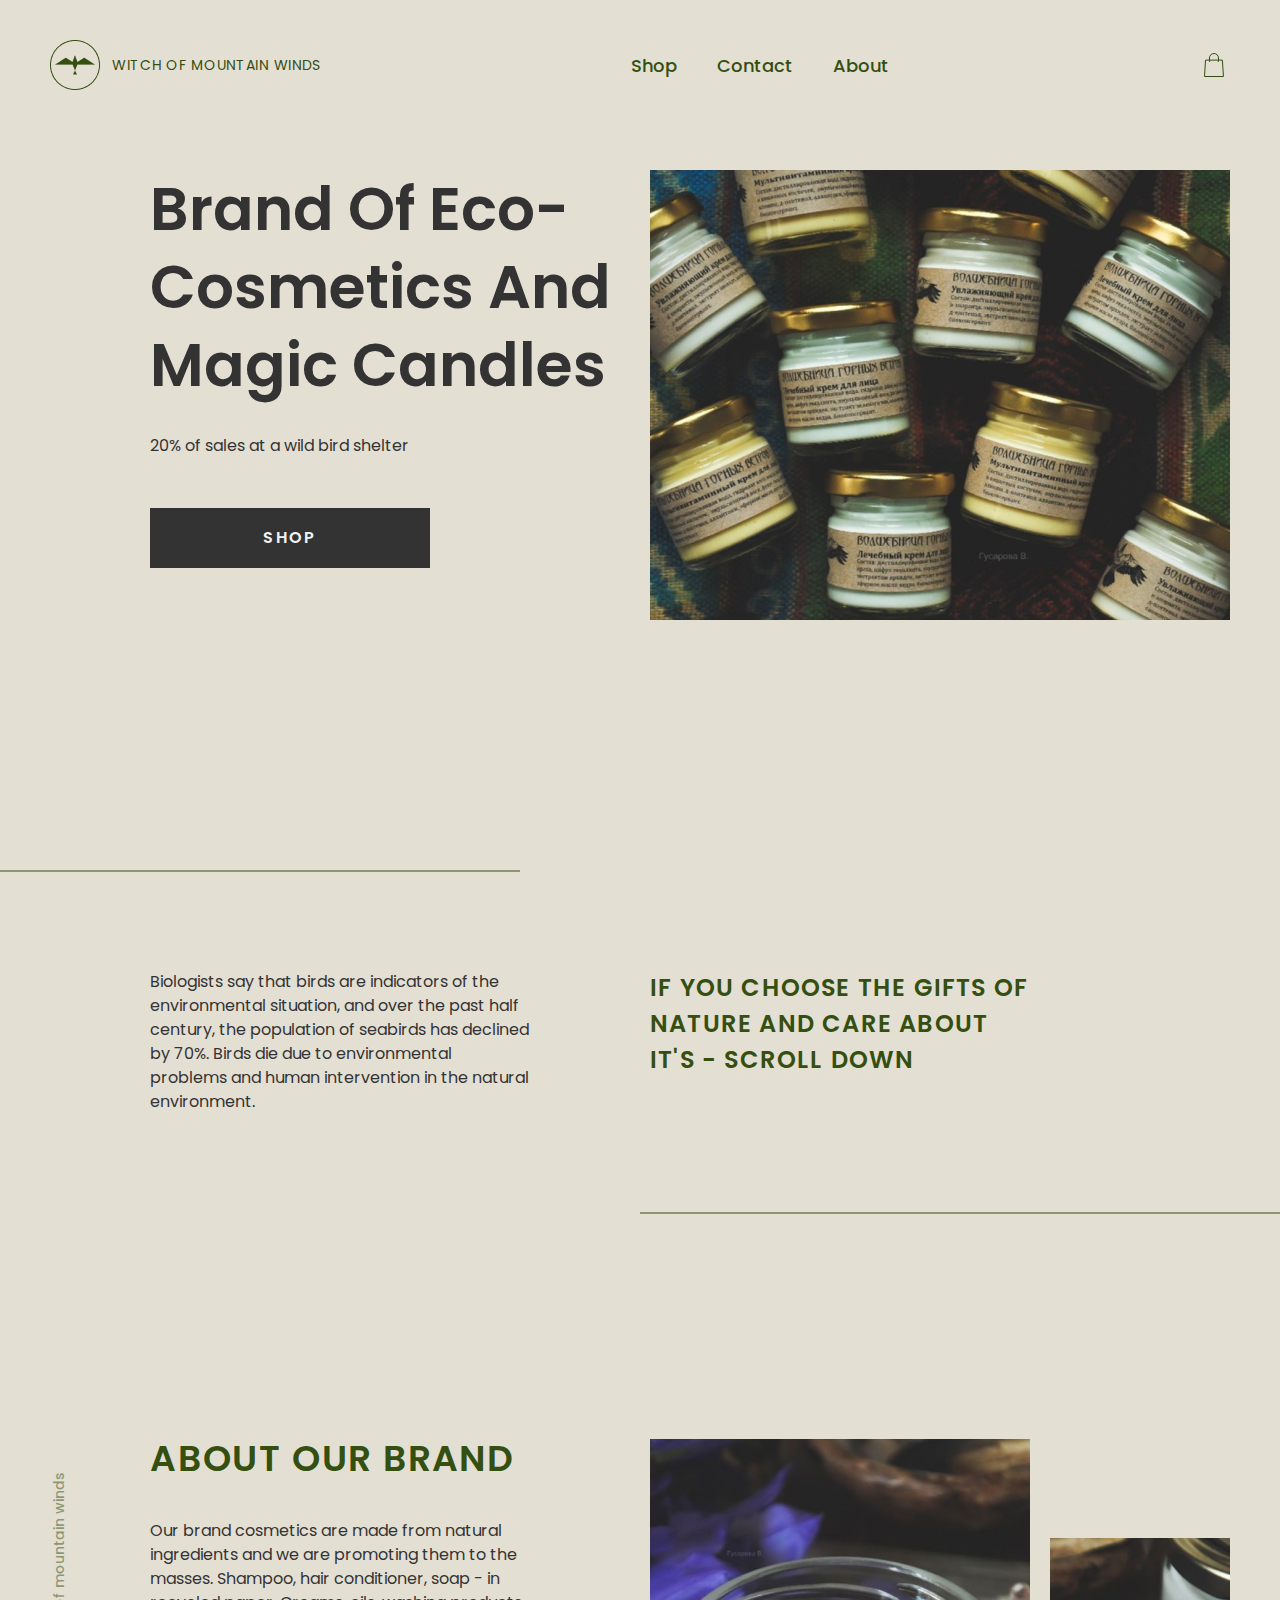
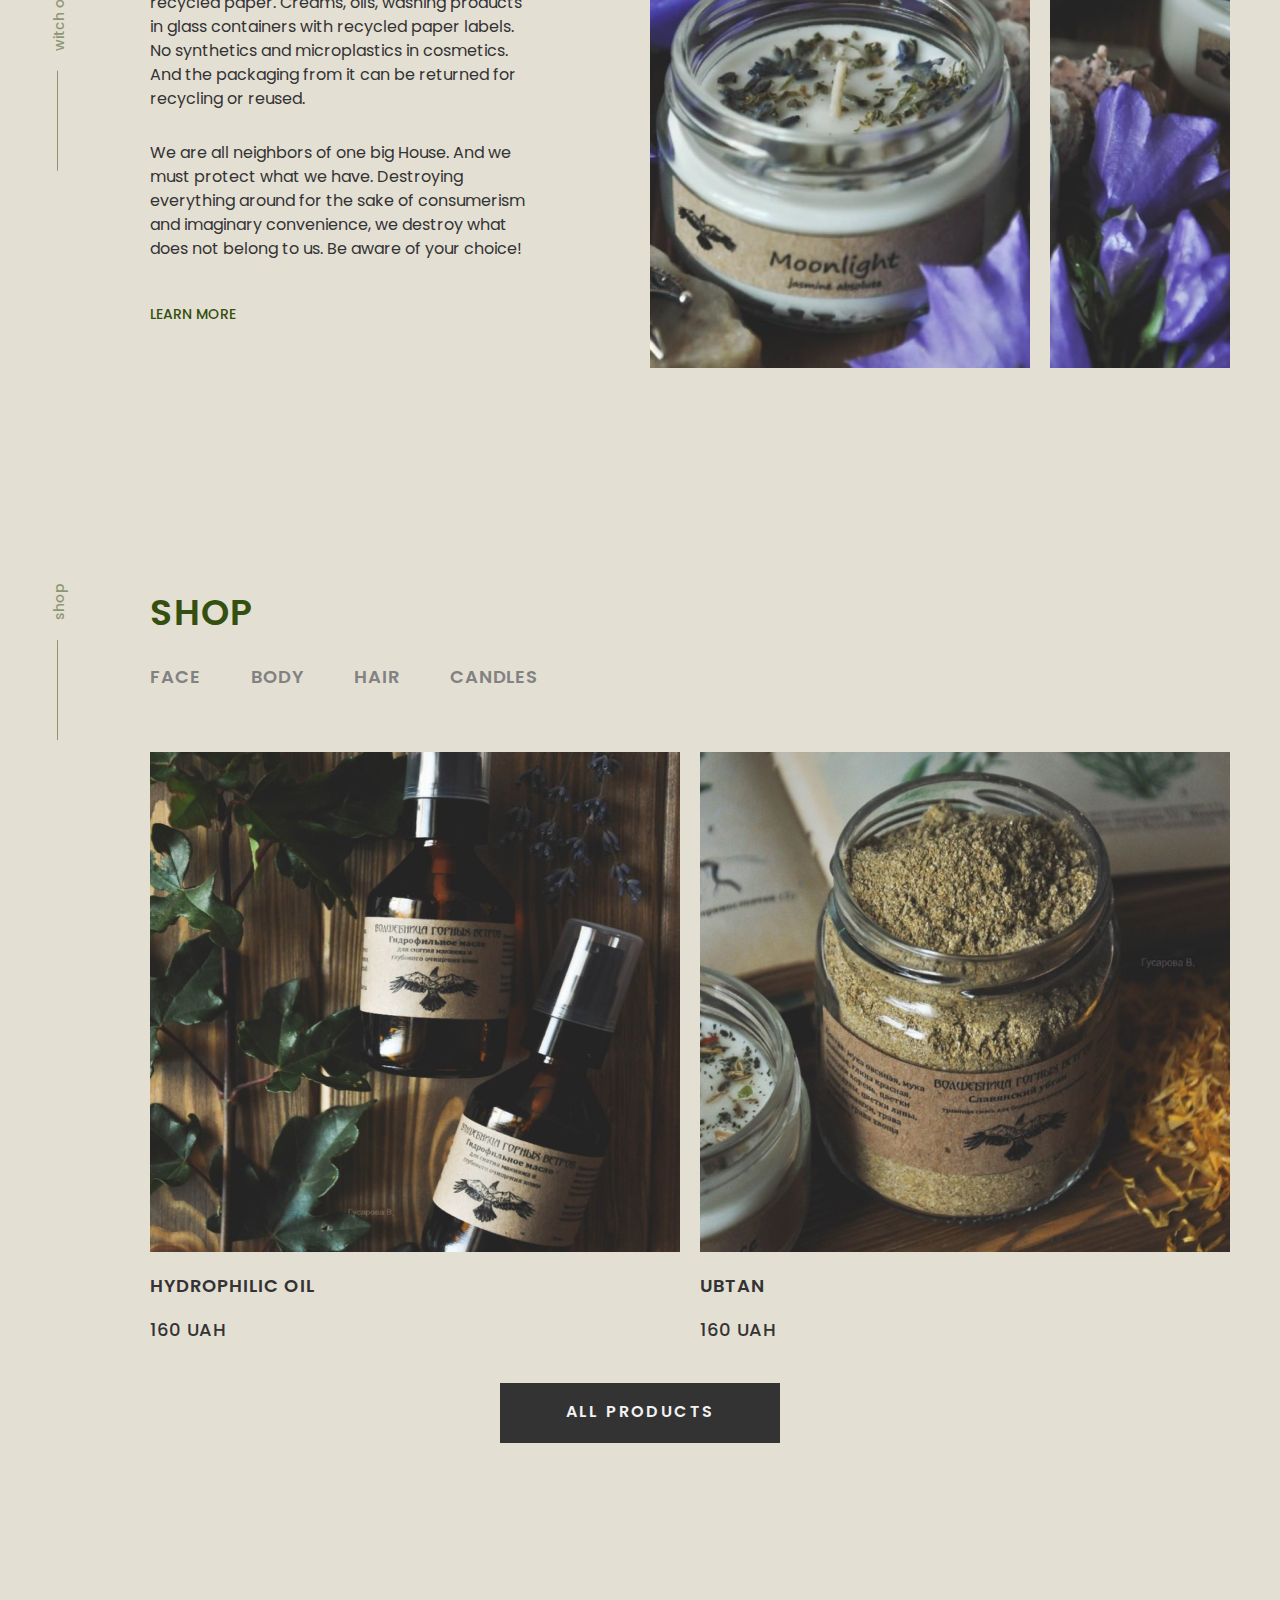
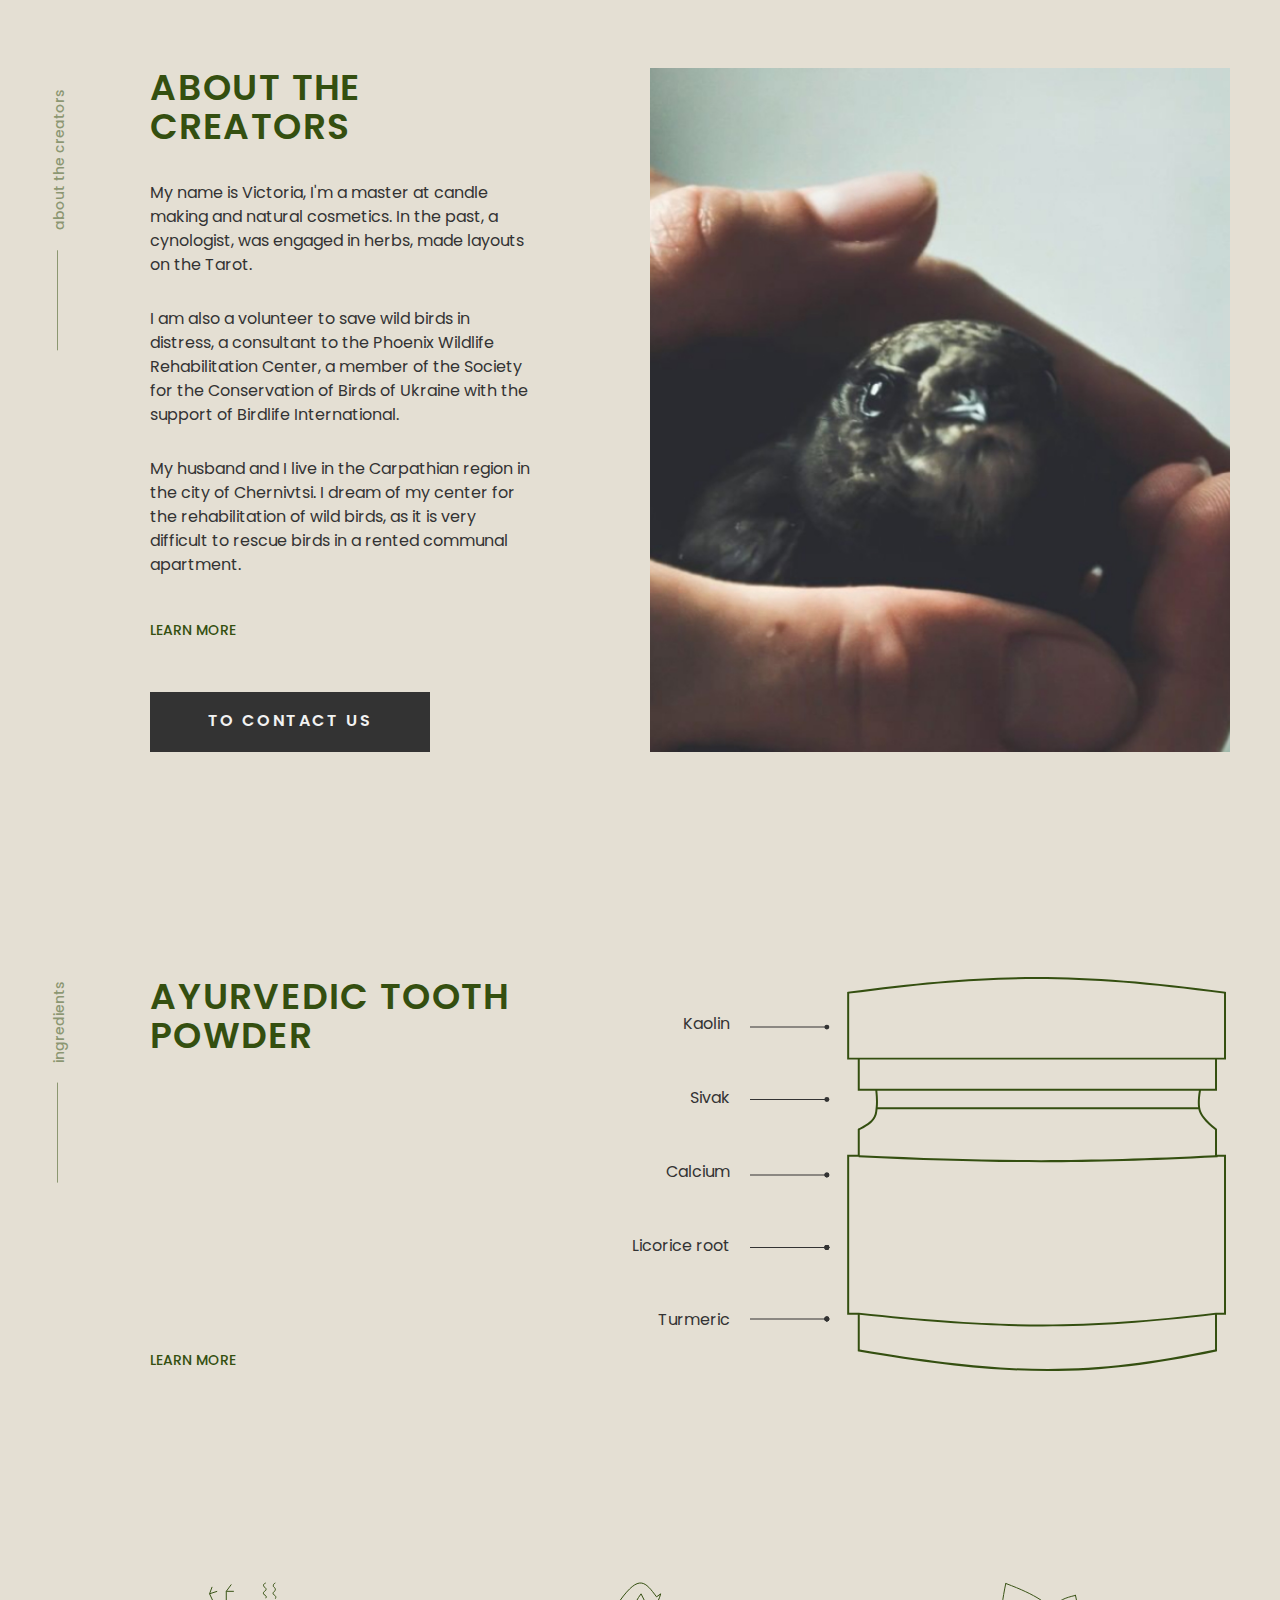
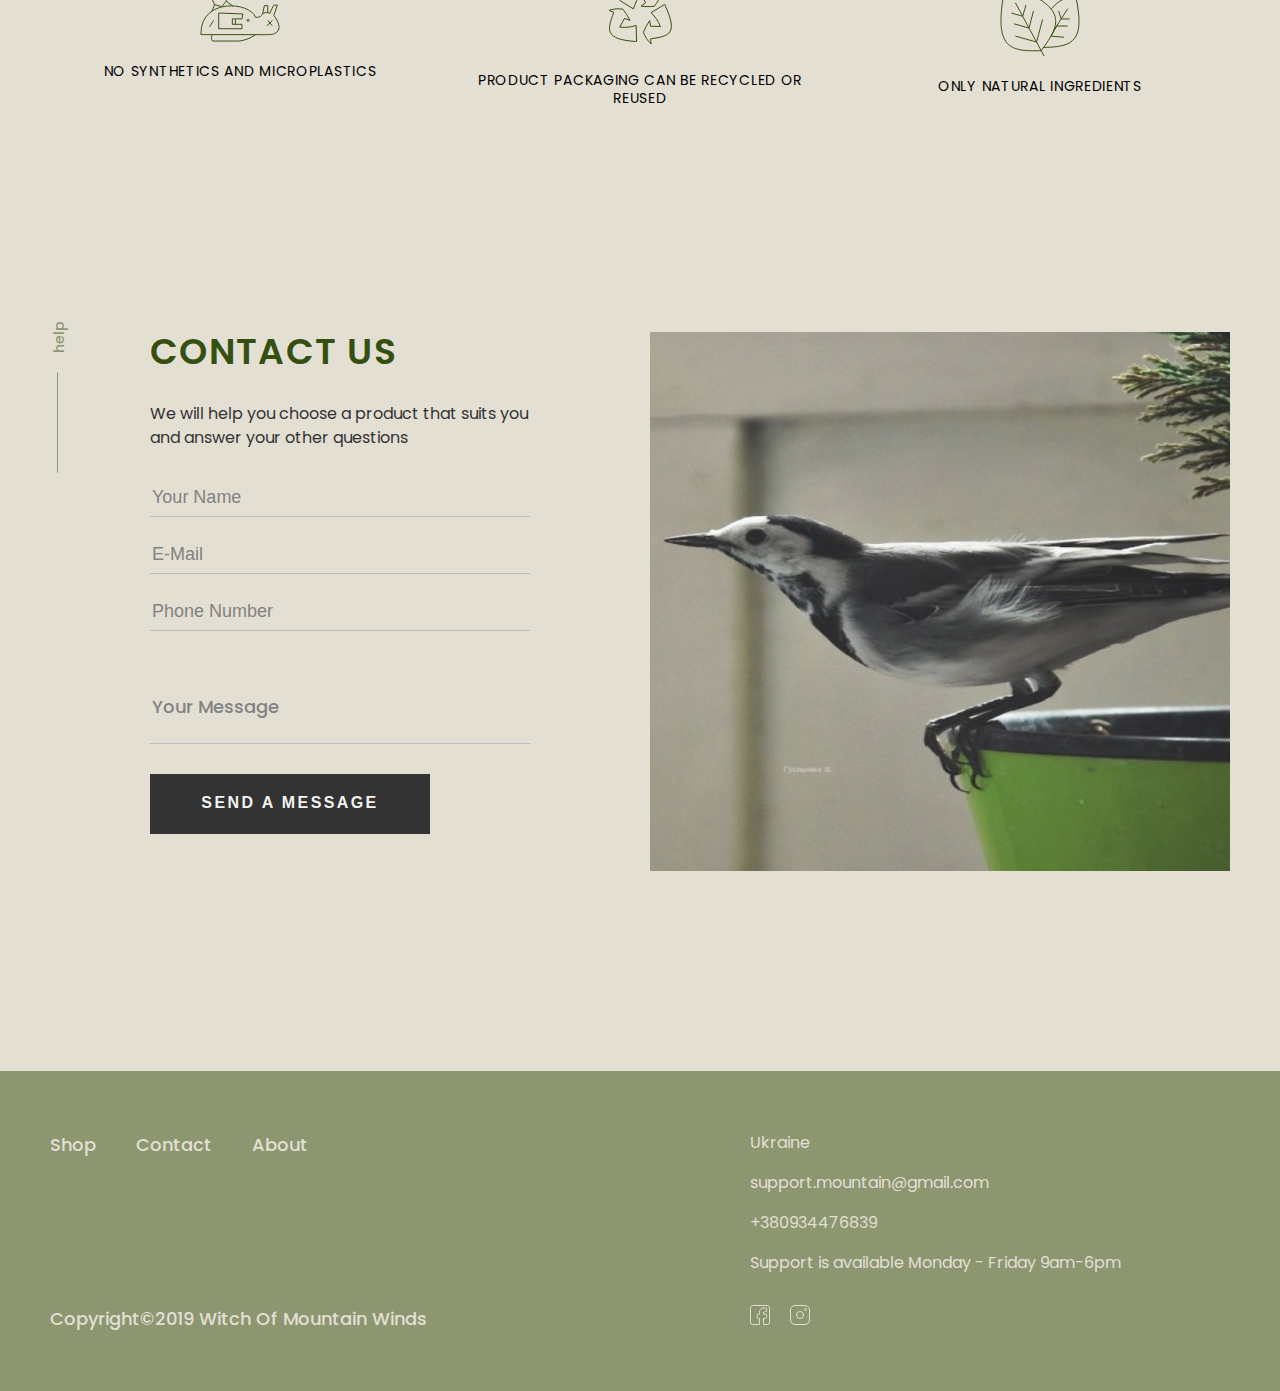
<file: index.html>
<!DOCTYPE html><html lang="en" class="page"><head><meta charset="utf-8"><meta name="viewport" content="width=device-width, initial-scale=1.0"><title>Eco-cosmetics</title><link rel="icon" type="image/x-icon" href="favicon.865cf782.png"><link rel="preconnect" href="https://fonts.googleapis.com"><link rel="preconnect" href="https://fonts.gstatic.com"><link href="https://fonts.googleapis.com/css2?family=Noto+Sans+Lao+Looped:wght@400;500&family=Poppins:wght@400;500;600&display=swap" rel="stylesheet"><link rel="stylesheet" href="index.f26dea70.css"><script src="index.3043c1c0.js" defer></script></head><body class="page__body"> <header class="header"> <div class="container"> <div class="header__content"> <div class="header__top"> <a href="#menu" class="icon icon__menu-opener"></a> <a href="#home" class="logo"> <img src="logo_desk.572d3968.png" alt="Eco-cosmetics" class="logo__image"> <p class="logo__title">witch of mountain winds</p> </a> <nav class="header__nav nav-desktop"> <ul class="nav-desktop__list"> <li class="nav-desktop__item"> <a href="#shop" class="nav-desktop__link">Shop</a> </li> <li class="nav-desktop__item"> <a href="#contacts" class="nav-desktop__link">Contact</a> </li> <li class="nav-desktop__item"> <a href="#about" class="nav-desktop__link">About</a> </li> </ul> </nav> <a href="#" class="icon icon__shopping-bag"></a> </div> </div> </div> </header> <nav class="menu page__menu" id="menu"> <div class="container"> <div class="menu__content"> <div class="menu__top"> <a href="#" class="icon icon__cross"></a> </div> <ul class="menu__list"> <li class="menu__item"> <a href="#shop" class="menu__link">Shop</a> </li> <li class="menu__item"> <a href="#contacts" class="menu__link">Contact</a> </li> <li class="menu__item"> <a href="#about" class="menu__link">About</a> </li> </ul> </div> </div> </nav> <main> <section class="info page__section"> <div class="container"> <div class="grid grid--desktop-info"> <div class="grid__item grid__item--desktop--2-6"> <div class="grid grid--tablet"> <div class="grid__item grid__item--tablet--2-5"> <h1 class="info__title"> Brand of eco-cosmetics and magic candles </h1> </div> </div> <p class="info__text"> 20% of sales at a wild bird shelter </p> <a href="#shop" class="button info__button">shop</a> </div> <div class="grid__item grid__item--desktop--7-12 grid__item--tablet--1-6"> <img class="info__photo photo--desktop" src="1_desk.8588e123.jpg" alt="cosmetic bottles"> <img class="info__photo photo--tablet" src="1_tab.ba85250e.jpg" alt="cosmetic bottles"> <img class="info__photo photo--mobile" src="1_mob.92a60016.jpg" alt="cosmetic bottles"> </div> </div> </div> </section> <section class="natural-choice page__section"> <div class="container"> <div class="grid grid--desktop-choice"> <div class="grid__item grid__item--desktop--2-5 grid__item--tablet--1-6"> <p class="natural-choice__text"> Biologists say that birds are indicators of the environmental situation, and over the past half century, the population of seabirds has declined by 70%. Birds die due to environmental problems and human intervention in the natural environment. </p> </div> <div class="grid__item grid__item--desktop--7-10 grid__item--tablet--1-6"> <h3 class="natural-choice__title"> if you choose the gifts of nature and care about it's - scroll down </h3> </div> </div> </div> </section> <section class="about page__section" id="about"> <div class="container"> <p class="page__section--decorative"> witch of mountain winds </p> <div class="grid grid--desktop"> <div class="grid__item grid__item--desktop--2-5 grid__item--tablet--1-3"> <h2 class="about__title page__section-title"> about our brand </h2> <div class="about__description description"> <div class="description__paragraphs"> <p class="description__paragraph"> Our brand cosmetics are made from natural ingredients and we are promoting them to the masses. Shampoo, hair conditioner, soap - in recycled paper. Creams, oils, washing products in glass containers with recycled paper labels. No synthetics and microplastics in cosmetics. And the packaging from it can be returned for recycling or reused. </p> <p class="description__paragraph"> We are all neighbors of one big House. And we must protect what we have. Destroying everything around for the sake of consumerism and imaginary convenience, we destroy what does not belong to us. Be aware of your choice! </p> </div> <a href="#" class="description__link"> LEARN MORE </a> </div> </div> <div class="grid__item grid__item--desktop--7-10 grid__item--tablet--4-6"> <img src="2_desk.ea5e5fb2.jpg" alt="candle" class="about__photo photo--desktop"> <img src="2_tab.2e0cb59b.jpg" alt="candle" class="about__photo about__photo--tablet photo--tablet"> </div> <div class="grid__item grid__item--desktop--11-12"> <img src="3_desk.f18f4ea0.jpg" alt="flowers" class="about__photo about__photo--2 photo--desktop"> </div> </div> </div> </section> <section class="page__section shop" id="shop"> <div class="container"> <p class="page__section--decorative"> shop </p> <div class="grid grid--desktop"> <div class="grid__item grid__item--desktop--2-12 grid__item--tablet--1-6"> <h2 class="page__section-title shop__title"> shop </h2> <nav class="nav-shop shop__menu"> <ul class="nav-shop__list"> <li class="nav-shop__item"> <a href="#face" class="nav-shop__link">face</a> </li> <li class="nav-shop__item"> <a href="#body" class="nav-shop__link">body</a> </li> <li class="nav-shop__item"> <a href="#hair" class="nav-shop__link">hair</a> </li> <li class="nav-shop__item"> <a href="#candles" class="nav-shop__link">candles</a> </li> </ul> </nav> <div class="grid grid--desktop"> <div class="grid__item grid__item--desktop--1-6 grid__item--tablet--1-3"> <div class="product shop__product"> <img src="4.1_mob.8408a228.jpg" alt="hydrophilic oil" class="photo--mobile product__photo product__photo--mobile"> <img src="4_tab.4912fcdb.jpg" alt="hydrophilic oil" class="photo--tablet product__photo"> <img src="4_desk.09ecae24.jpg" alt="hydrophilic oil" class="photo--desktop product__photo"> <a href="#oil" class="product__name product__name--link"> Hydrophilic oil </a> <p class="product__price">160 UAH</p> </div> </div> <div class="grid__item grid__item--desktop--7-12 grid__item--tablet--4-6"> <div class="product product--2 shop__product"> <img src="5_tab.8164db92.jpg" alt="ubtan" class="photo--tablet product__photo"> <img src="5_desk.589f28f8.jpg" alt="ubtan" class="photo--desktop product__photo"> <a href="#" class="product__name product__name--link"> ubtan </a> <p class="product__price">160 UAH</p> </div> </div> </div> </div> </div> <a href="#" class="button shop__button">all products</a> </div> </section> <section class="card page__card" id="oil"> <div class="container"> <div class="card__content"> <div class="header__content"> <div class="card__top"> <a href="#menu" class="icon icon__menu-opener"></a> <a href="#home" class="logo"> <img src="logo_desk.572d3968.png" alt="Eco-cosmetics" class="logo__image"> <p class="logo__title">witch of mountain winds</p> </a> <a href="#" class="icon icon__shopping-bag"></a> </div> </div> <div class="grid grid--desktop"> <div class="grid__item grid__item--tablet--2-5"> <div class="card__product product"> <img src="4_tab.4912fcdb.jpg" alt="hydrophilic oil" class="photo--tablet product__photo product__photo--oil"> <a href="#shop" class="product__name product__name--link product__name--oil"> Hydrophilic oil </a> <p class="product__price product__price--oil">160 UAH</p> <img src="4.2_mob.50ceedad.jpg" alt="hydrophilic oil" class="photo--mobile product__photo product__photo--oil"> </div> <a href="#shop" class="button card__button">add to bag</a> <div class="product__description"> <p class="product__description--text"> <span class="product__description--name"> Ingredients: </span> Ingredients: cocosulfate, aloe hydrolate, sweet almond oil, wheat proteins, chamomile grass, lavender essential oil. </p> <p class="product__description--text"> <span class="product__description--name"> Application: </span> foam the shampoo in your hands and apply foam on the hair or draw a block over wet hair, foam, massage, rinse, apply balm or conditioner. </p> </div> </div> </div> </div> </div> </section> <section class="creators page__section"> <div class="container"> <p class="page__section--decorative"> about the creators </p> <div class="grid grid--desktop"> <div class="grid__item grid__item--desktop--2-5 grid__item--tablet--1-3"> <h2 class="creators__title page__section-title"> about the creators </h2> <div class="creators__description description"> <div class="description__paragraphs"> <p class="description__paragraph"> My name is Victoria, I'm a master at candle making and natural cosmetics. In the past, a cynologist, was engaged in herbs, made layouts on the Tarot. </p> <p class="description__paragraph"> I am also a volunteer to save wild birds in distress, a consultant to the Phoenix Wildlife Rehabilitation Center, a member of the Society for the Conservation of Birds of Ukraine with the support of Birdlife International. </p> <p class="description__paragraph"> My husband and I live in the Carpathian region in the city of Chernivtsi. I dream of my center for the rehabilitation of wild birds, as it is very difficult to rescue birds in a rented communal apartment. </p> </div> <a href="#" class="description__link"> LEARN MORE </a> <a href="#contacts" class="button description__button">to contact us</a> </div> </div> <div class="grid__item grid__item--desktop--7-12 grid__item--tablet--4-6"> <img src="6_desk.93d3480e.jpg" alt="bird" class="creators__photo photo--desktop"> <img src="6_tab.4842ac69.jpg" alt="bird" class="creators__photo photo--tablet"> </div> </div> </div> </section> <section class="page__section tooth-powder"> <div class="container"> <p class="page__section--decorative"> ingredients </p> <div class="grid grid--desktop"> <div class="grid__item grid__item--desktop--2-5 grid__item--tablet--1-3"> <h2 class="page__section-title"> Ayurvedic Tooth <br> Powder </h2> <a href="#" class="description__link tooth-powder__link--1"> LEARN MORE </a> </div> <div class="grid__item grid__item--desktop--6-7"> <div class="tooth-powder__ingredients--desk"> <p class="tooth-powder__ingredient">Kaolin</p> <p class="tooth-powder__ingredient">Sivak</p> <p class="tooth-powder__ingredient">Calcium</p> <p class="tooth-powder__ingredient">Licorice root</p> <p class="tooth-powder__ingredient">Turmeric</p> </div> </div> <div class="grid__item grid__item--desktop--8-12"> <img src="jug_desk.df66c1b8.svg" alt="tooth-powder" class="photo--desktop tooth-powder__photo"> </div> </div> </div> <div class="tooth-powder__mobile"> <div class="tooth-powder__ingredients--mob"> <p class="tooth-powder__ingredient">Kaolin</p> <p class="tooth-powder__ingredient">Sivak</p> <p class="tooth-powder__ingredient">Calcium</p> <p class="tooth-powder__ingredient">Licorice root</p> <p class="tooth-powder__ingredient">Turmeric</p> </div> <img src="jug_tab.0191957b.svg" alt="tooth-powder" class="photo--tablet tooth-powder__photo"> <img src="jug_mob.6b208563.svg" alt="tooth-powder" class="photo--mobile tooth-powder__photo"> </div> <div class="container"> <a href="#" class="description__link tooth-powder__link--2"> LEARN MORE </a> </div> </section> <section class="characteristics page__section"> <div class="container"> <div class="grid grid--desktop"> <div class="characteristics__item grid__item grid__item--desktop--1-4 grid__item--tablet--1-2"> <div class="characteristic"> <img src="chicken.284e3527.svg" alt="No synthetics" class="characteristic__photo"> <p class="characteristic__description"> No synthetics and microplastics </p> </div> </div> <div class="characteristics__item grid__item grid__item--desktop--5-8 grid__item--tablet--3-4"> <div class="characteristic"> <img src="recycling.d7078d15.svg" alt="Recycling" class="characteristic__photo"> <p class="characteristic__description"> product packaging can be recycled or reused </p> </div> </div> <div class="characteristics__item grid__item grid__item--desktop--9-12 grid__item--tablet--5-6"> <div class="characteristic"> <img src="leaf.7fbd4879.svg" alt="natural ingredients" class="characteristic__photo"> <p class="characteristic__description"> only natural ingredients </p> </div> </div> </div> </div> </section> <section class="contacts page__section" id="contacts"> <div class="container"> <p class="page__section--decorative"> help </p> <div class="grid grid--desktop"> <div class="grid__item grid__item--desktop--2-5 grid__item--tablet--1-3"> <h2 class="contacts__title page__section-title"> contact us </h2> <p class="contacts__text"> We will help you choose a product that suits you and answer your other questions </p> <form class="form" action="#" method="post"> <input name="name" type="text" placeholder="your name" required class="contacts__field form-field" autocomplete="off"> <input name="email" type="email" placeholder="e-mail" required class="contacts__field form-field" autocomplete="off"> <input name="tel" type="tel" minlength="5" maxlength="16" required class="contacts__field form-field" autocomplete="off" placeholder="Phone number"> <textarea name="message" placeholder="Your message" class="contacts__field form-field form-field--text"></textarea> <button type="submit" class="button contacts__button"> send a message </button> </form> </div> <div class="grid__item grid__item--desktop--7-12 grid__item--tablet--4-6"> <img src="7_tab.4b488823.jpg" alt="bird" class="contacts__photo photo--tablet"> <img src="7_desk.5dc3b05c.jpg" alt="birt" class="contacts__photo photo--desktop"> </div> </div> </div> </section> </main> <footer class="footer"> <div class="container"> <div class="grid grid--desktop"> <div class="grid__item grid__item--desktop--1-5 grid__item--tablet--1-3"> <nav class="footer__nav"> <ul class="nav-desktop__list"> <li class="nav-desktop__item"> <a href="#shop" class="nav-desktop__link nav-desktop__link--footer">Shop</a> </li> <li class="nav-desktop__item"> <a href="#contacts" class="nav-desktop__link nav-desktop__link--footer">Contact</a> </li> <li class="nav-desktop__item"> <a href="#about" class="nav-desktop__link nav-desktop__link--footer">About</a> </li> </ul> </nav> </div> <div class="footer__image--mob"> <a href="https://www.instagram.com/" target="_blank" class="footer__image--facebook"> <img src="facebook.3143b44d.svg" alt="Facebook"> </a> <a href="https://www.instagram.com/" target="_blank" class="footer__image--instagram"> <img src="instagram.6884cde6.svg" alt="Instagram"> </a> </div> <div class="grid__item grid__item--desktop--8-12 grid__item--tablet--4-6"> <div class="footer__info"> <a href="https://goo.gl/maps/kJecDcErExdjhLR77" target="_blank" class="footer__info--link footer__info--text"> Ukraine </a> <a href="mailto:support.mountain@gmail.com" class="footer__info--link footer__info--text"> support.mountain@gmail.com </a> <a href="tel:+380934476839" class="footer__info--link footer__info--text"> +380934476839 </a> <p class="footer__info--text"> Support is available Monday - Friday 9am-6pm </p> </div> </div> <div class="grid__item grid__item--desktop--1-7"> <div class="footer__end footer__end--desk"> Copyright©2019 witch of mountain winds </div> </div> <div class="grid__item grid__item--desktop--8-8 grid__item--tablet--1-1"> <div class="footer__image--desk"> <a href="https://www.instagram.com/" target="_blank" class="footer__image--facebook"> <img src="facebook.3143b44d.svg" alt="Facebook"> </a> <a href="https://www.instagram.com/" target="_blank" class="footer__image--instagram"> <img src="instagram.6884cde6.svg" alt="Instagram"> </a> </div> </div> </div> <div class="footer__end footer__end--tab"> ©2019 witch of mountain <br class="footer__end--mob"> winds </div> </div> </footer> </body></html>
</file>
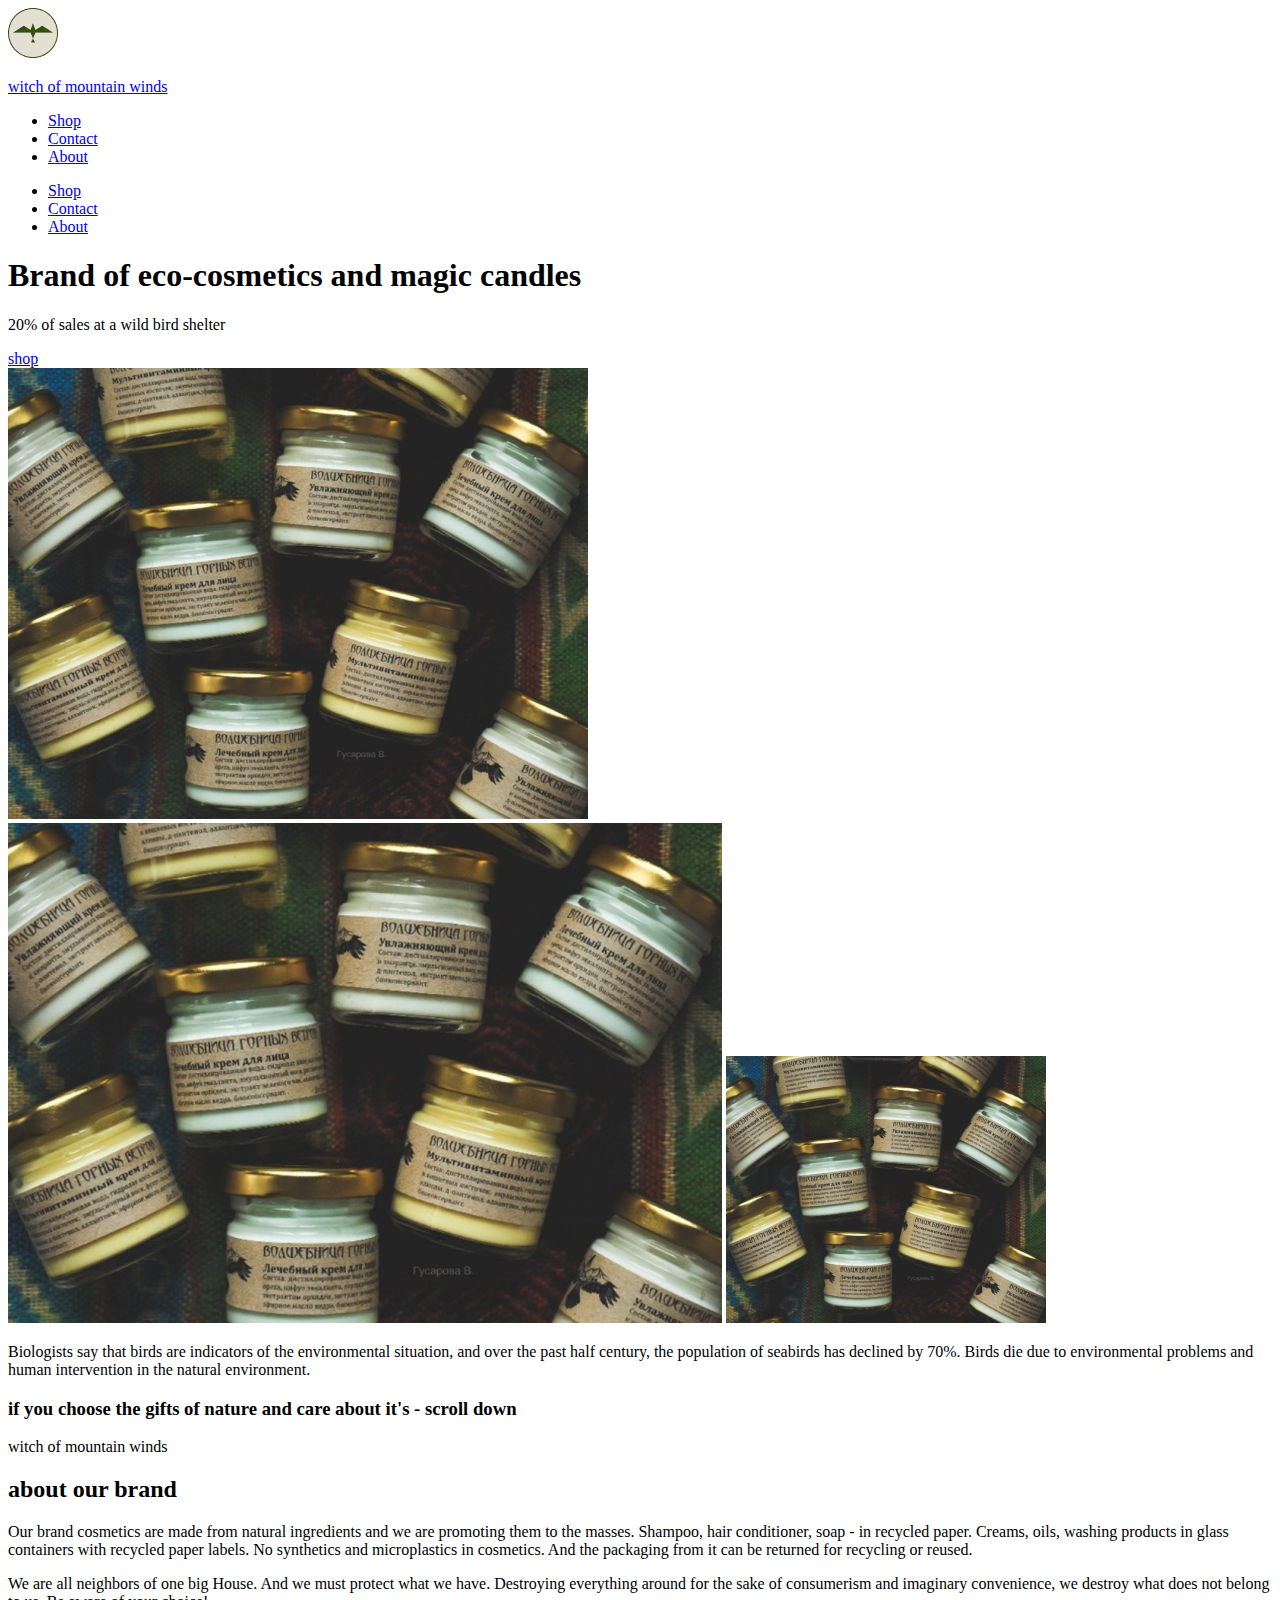
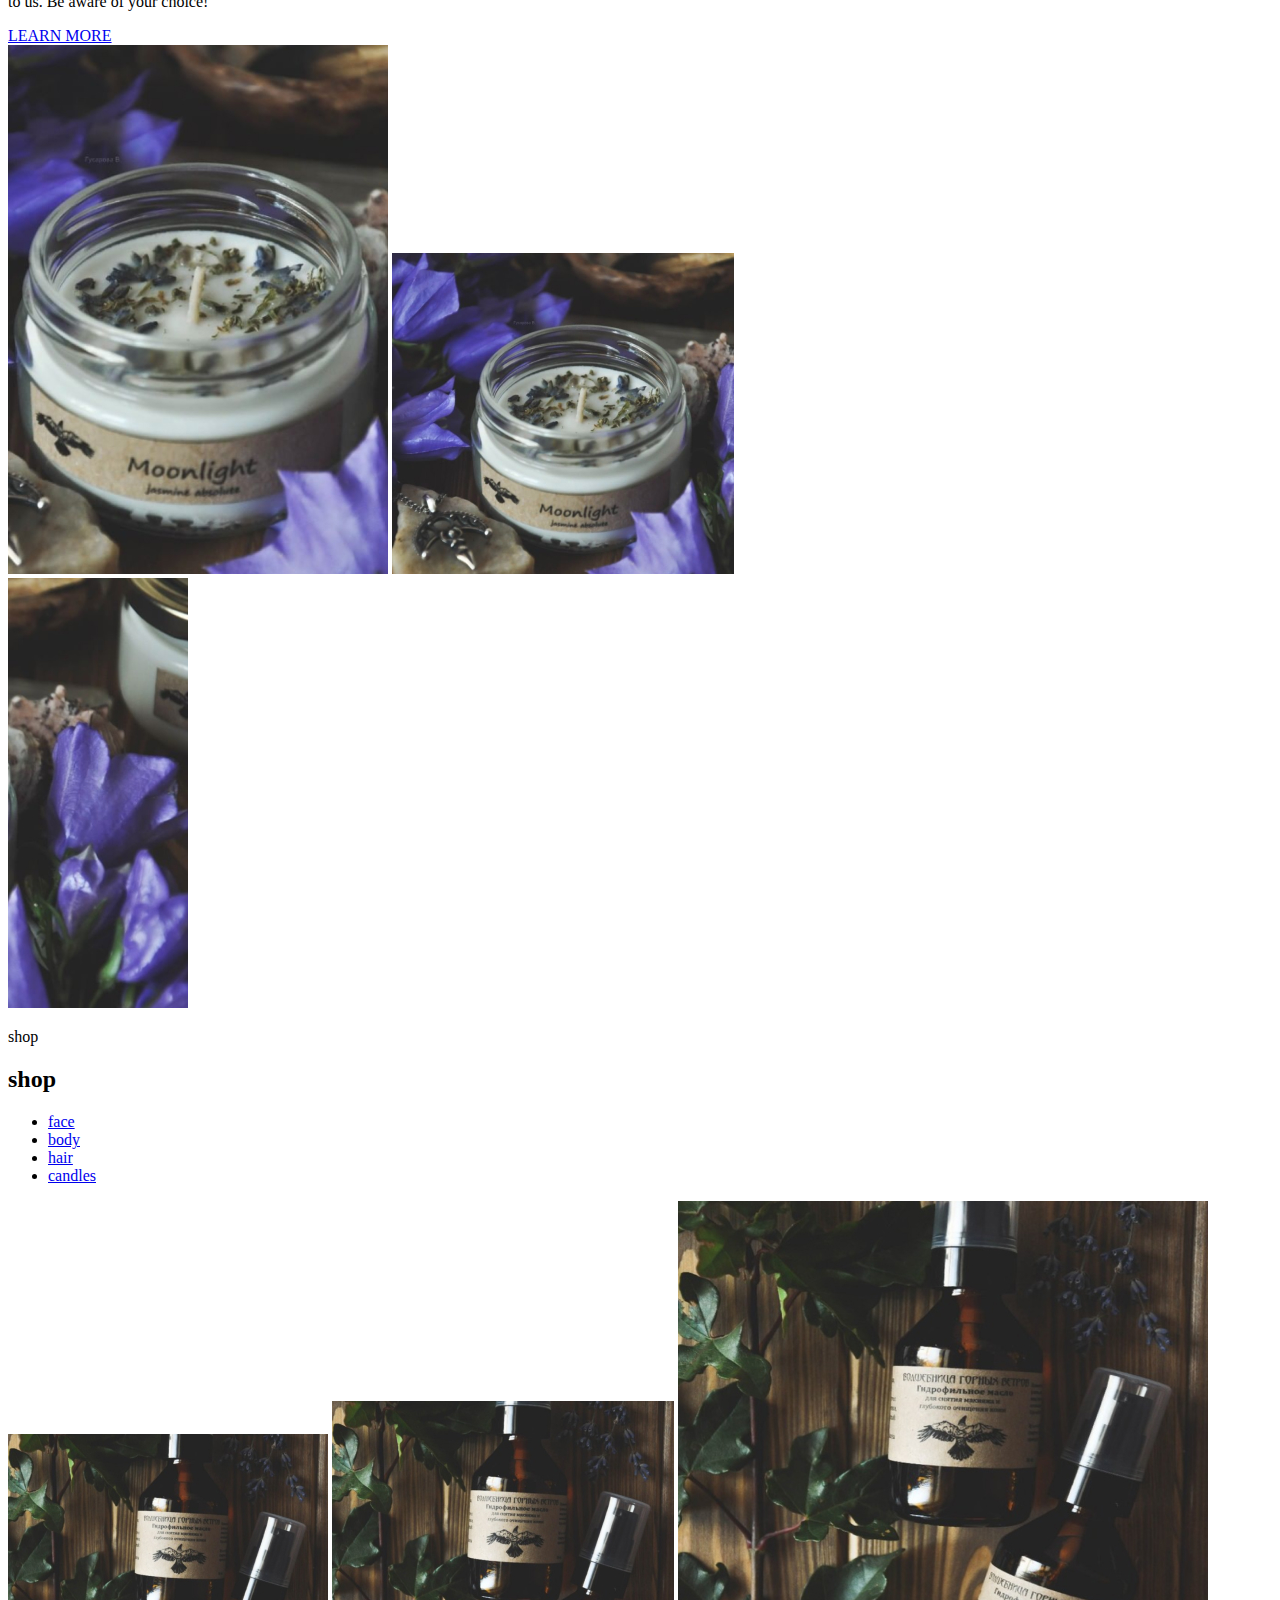
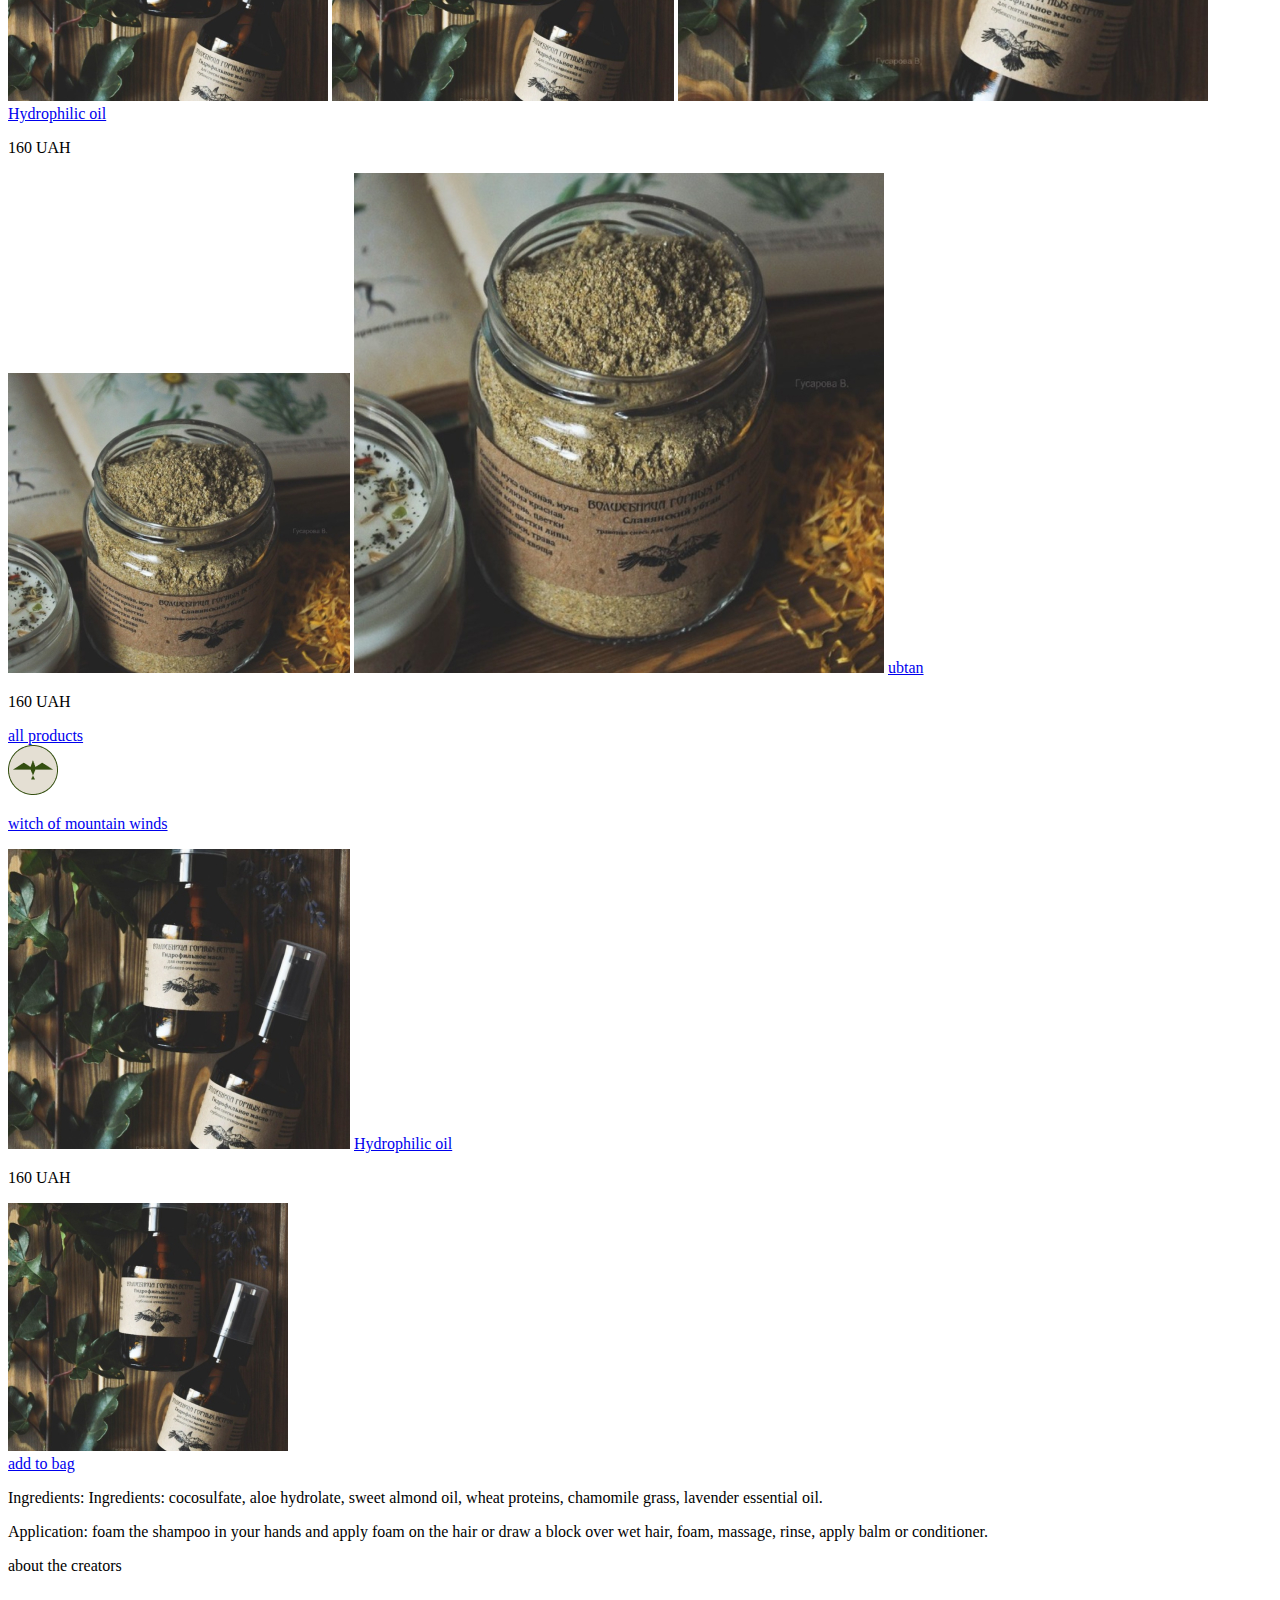
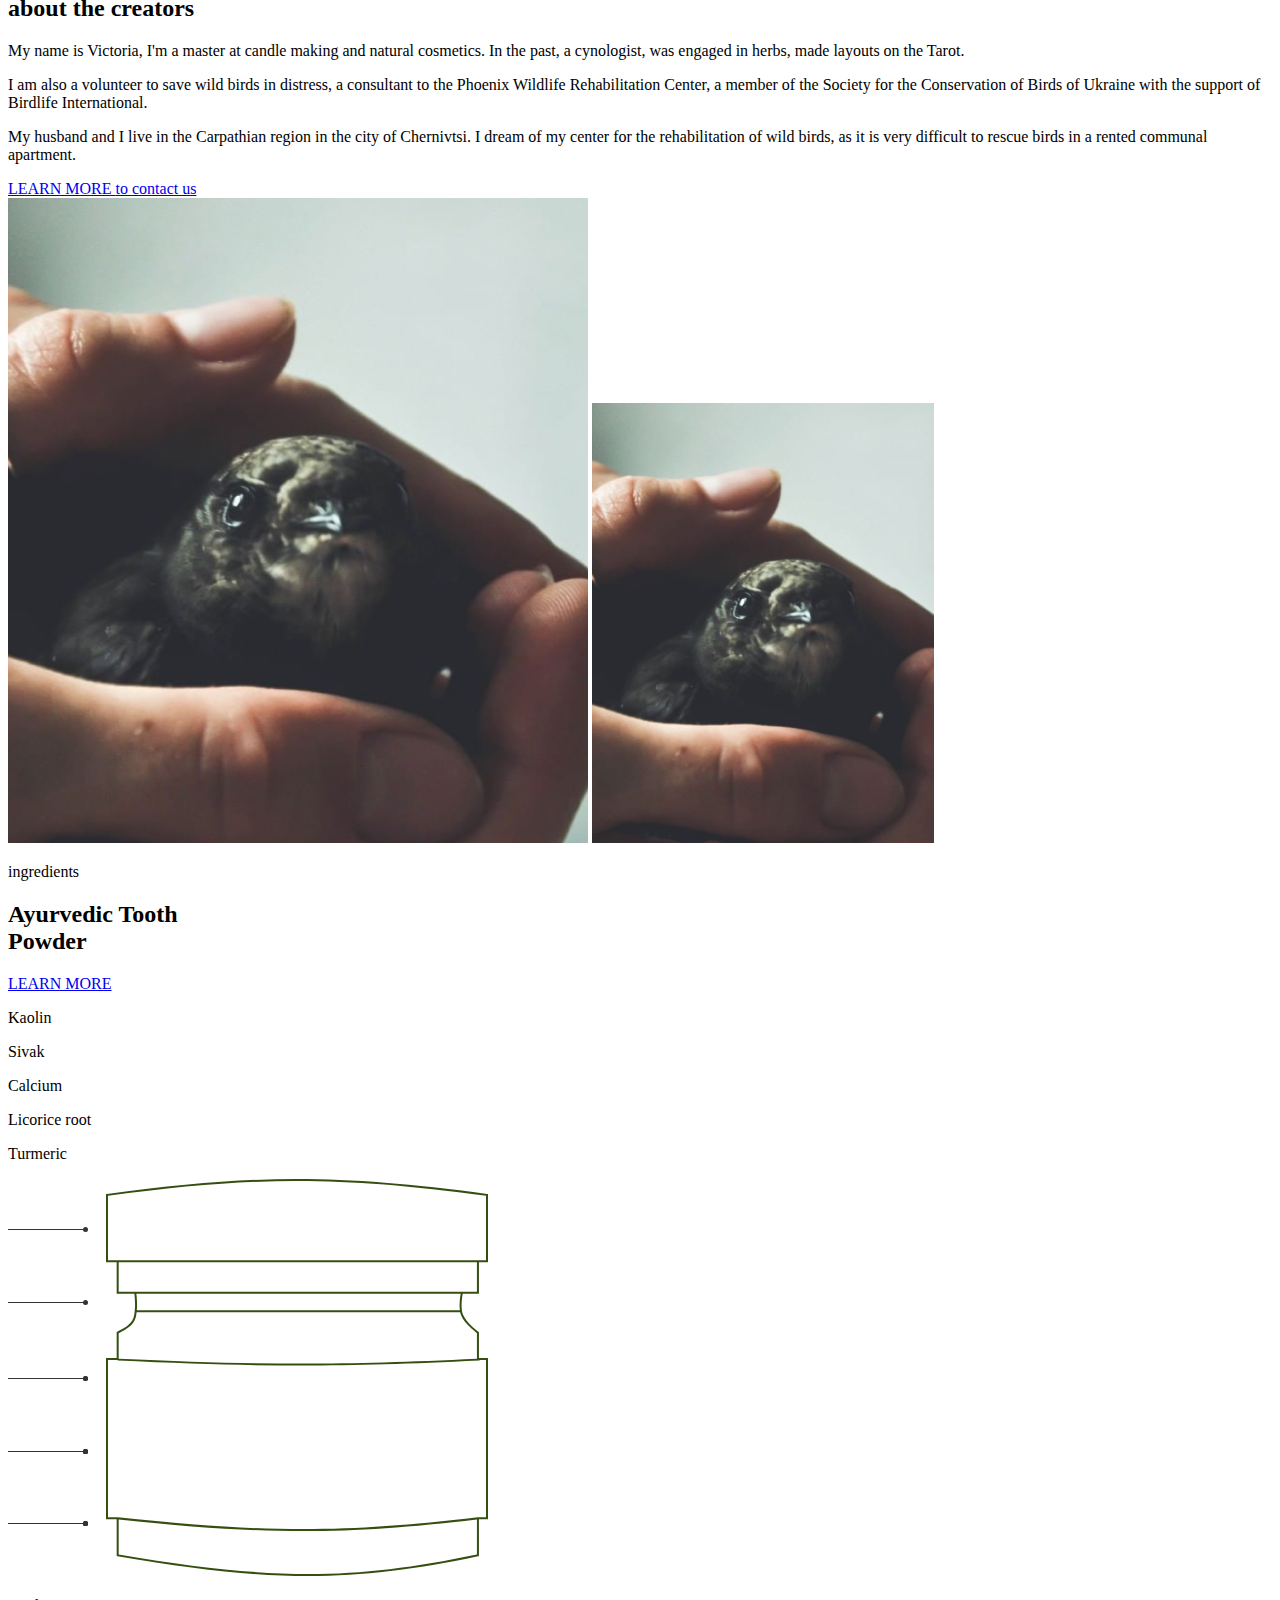
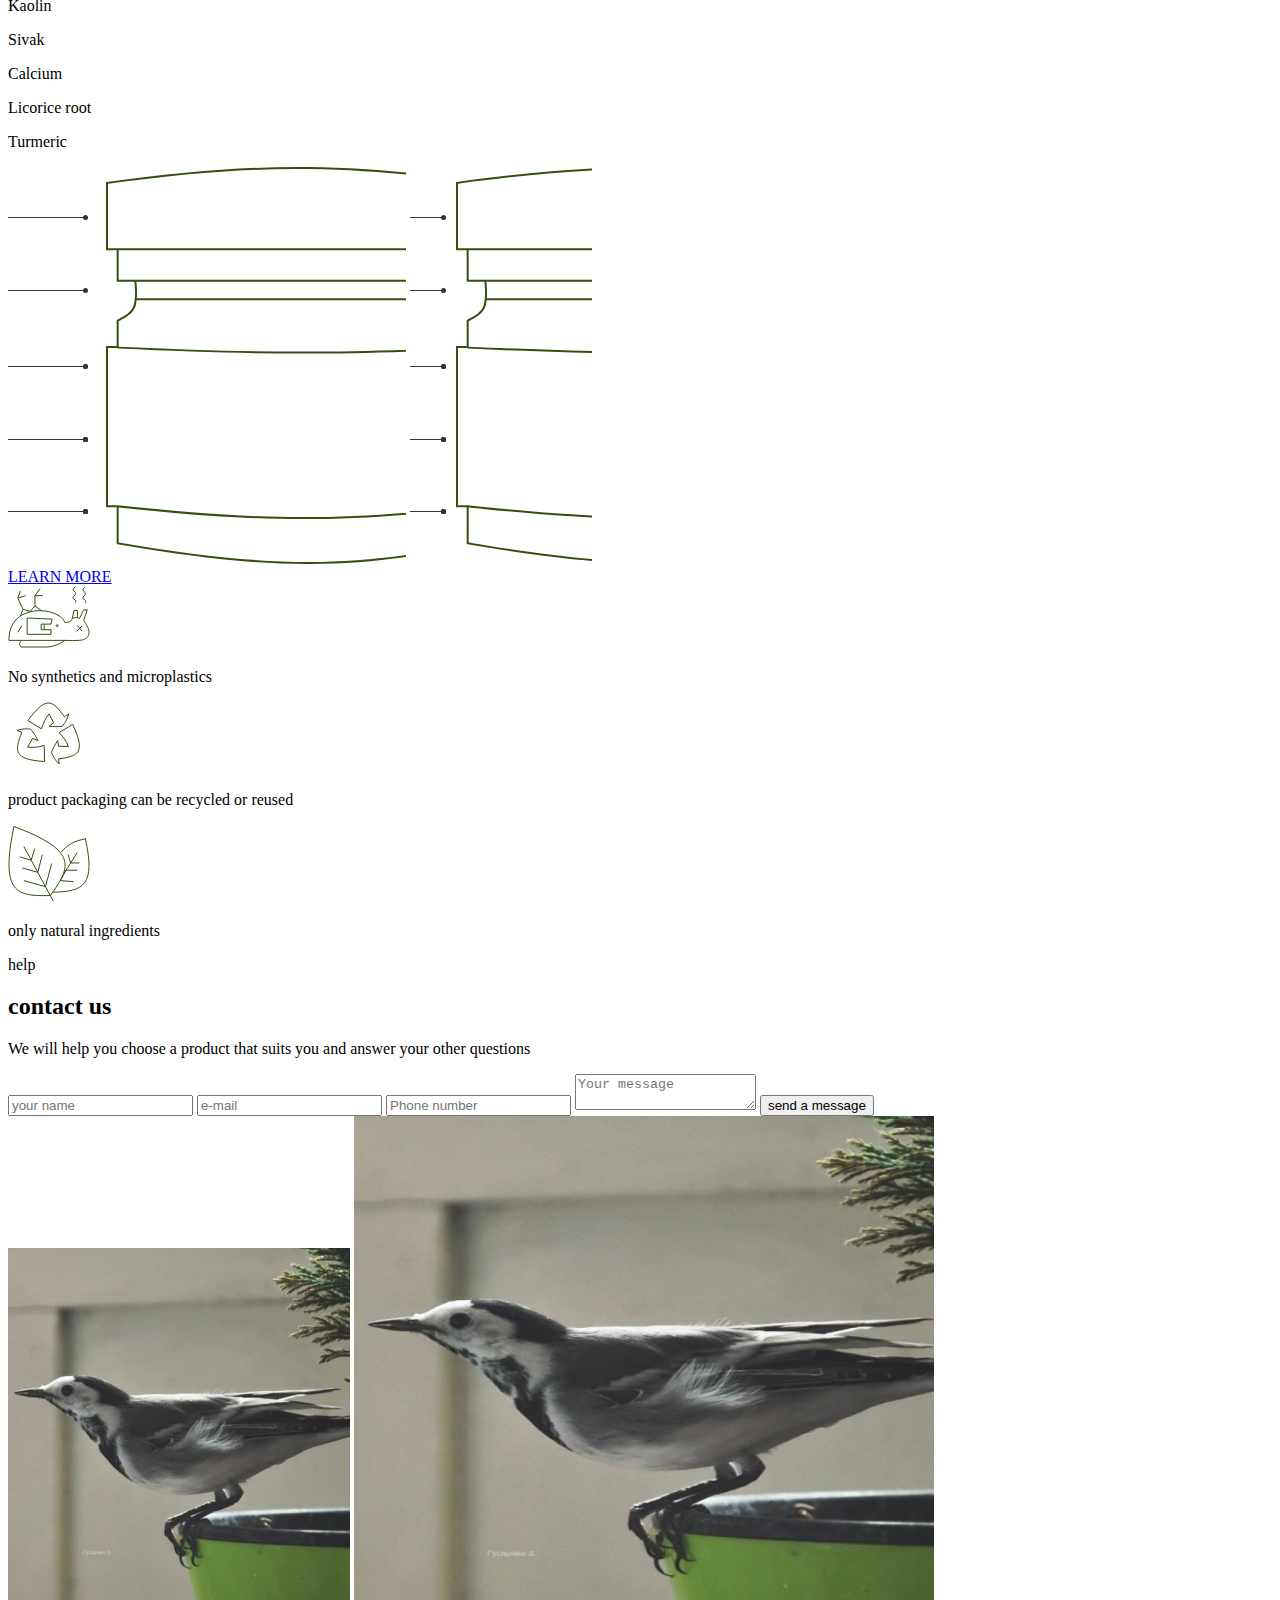
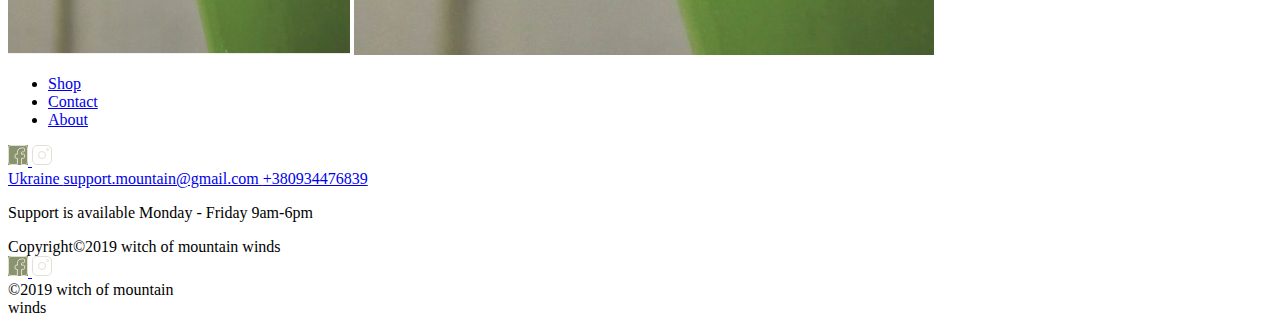
<file: src/index.html>
<!DOCTYPE html>
<html lang="en" class="page">
  <head>
    <meta charset="UTF-8">
    <meta name="viewport" content="width=device-width, initial-scale=1.0">
    <title>Eco-cosmetics</title>
    <link
      rel="icon"
      type="image/x-icon"
      href="./images/favicon.png"
  >
    <link rel="preconnect" href="https://fonts.googleapis.com">
    <link rel="preconnect" href="https://fonts.gstatic.com">
    <link href="https://fonts.googleapis.com/css2?family=Noto+Sans+Lao+Looped:wght@400;500&family=Poppins:wght@400;500;600&display=swap" rel="stylesheet">
    <link rel="stylesheet" href="./styles/main.scss">
    <script src="scripts/main.js" defer></script>
  </head>

  <body class="page__body">

    <header class="header">
      <div class="container">
        <div class="header__content">
          <div class="header__top">
            <a href="#menu" class="icon icon__menu-opener"></a>
            <a href="#home" class="logo">
              <img
                src="./images/logo_desk.png"
                alt="Eco-cosmetics"
                class="logo__image"
              >
              <p class="logo__title">witch of mountain winds</p>
            </a>

            <nav class="header__nav nav-desktop">
              <ul class="nav-desktop__list">
                <li class="nav-desktop__item">
                  <a href="#shop" class="nav-desktop__link">Shop</a>
                </li>
                <li class="nav-desktop__item">
                  <a href="#contacts" class="nav-desktop__link">Contact</a>
                </li>
                <li class="nav-desktop__item">
                  <a href="#about" class="nav-desktop__link">About</a>
                </li>
              </ul>
            </nav>

            <a href="#" class="icon icon__shopping-bag"></a>

          </div>
        </div>
      </div>
    </header>

    <nav class="page__menu menu" id="menu">
      <div class="container">
        <div class="menu__content">

          <div class="menu__top">
            <a href="#" class="icon icon__cross"></a>
          </div>

          <ul class="menu__list">
            <li class="menu__item">
              <a href="#shop" class="menu__link">Shop</a>
            </li>
            <li class="menu__item">
              <a href="#contacts" class="menu__link">Contact</a>
            </li>
            <li class="menu__item">
              <a href="#about" class="menu__link">About</a>
            </li>
          </ul>
        </div>
      </div>
    </nav>

    <main>
      <section  class="info page__section">
        <div class="container">
          <div class="
            grid
            grid--desktop-info"
          >
            <div class="
              grid__item
              grid__item--desktop--2-6"
            >
              <div class="grid grid--tablet">
                <div class="grid__item grid__item--tablet--2-5">
                  <h1 class="info__title">
                    Brand of eco-cosmetics
                    and magic candles
                  </h1>
                </div>
              </div>

              <p class="info__text">
                20% of sales at a wild bird shelter
              </p>
              <a href="#shop" class="info__button button">shop</a>
            </div>

            <div class="
              grid__item
              grid__item--tablet--1-6
              grid__item--desktop--7-12
            ">
              <img
                class="info__photo photo--desktop"
                src="./images/photo/1_desk.jpg"
                alt="cosmetic bottles"
              >

              <img
                class="info__photo photo--tablet"
                src="./images/photo/1_tab.jpg"
                alt="cosmetic bottles"
              >

              <img
                class="info__photo photo--mobile"
                src="./images/photo/1_mob.jpg"
                alt="cosmetic bottles"
              >
            </div>
          </div>
        </div>
      </section>

      <section class="natural-choice page__section">
        <div class="container">
          <div class="grid grid--desktop-choice">
            <div class="
              grid__item
              grid__item--tablet--1-6
              grid__item--desktop--2-5"
            >
              <p class="natural-choice__text">
                Biologists say that birds are indicators of the environmental situation, and over the past half century, the population of seabirds has declined by 70%. Birds die due to environmental problems and human intervention in the natural environment.
              </p>
            </div>
            <div class="
              grid__item
              grid__item--tablet--1-6
              grid__item--desktop--7-10"
            >
              <h3 class="natural-choice__title">
                if you choose the gifts of nature and care about it's - scroll down
              </h3>
            </div>
          </div>
        </div>
      </section>

      <section class="about page__section" id="about">
        <div class="container">
          <p class="page__section--decorative">
            witch of mountain winds
          </p>

          <div class="grid grid--desktop">
            <div class="
              grid__item
              grid__item--tablet--1-3
              grid__item--desktop--2-5"
            >
              <h2 class="about__title page__section-title">
                about our brand
              </h2>

              <div class="about__description description">
                <div class="description__paragraphs">
                  <p class="description__paragraph">
                    Our brand cosmetics are made from natural ingredients and we are promoting them to the masses. Shampoo, hair conditioner, soap - in recycled paper. Creams, oils, washing products in glass containers with recycled paper labels. No synthetics and microplastics in cosmetics. And the packaging from it can be returned for recycling or reused.
                  </p>
                  <p class="description__paragraph">
                    We are all neighbors of one big House. And we must protect what we have. Destroying everything around for the sake of consumerism and imaginary convenience, we destroy what does not belong to us. Be aware of your choice!
                  </p>
                </div>

                <a href="#" class="description__link">
                  LEARN MORE
                </a>
              </div>
            </div>

            <div class="
              grid__item
              grid__item--tablet--4-6
              grid__item--desktop--7-10"
            >
              <img
                src="./images/photo/2_desk.jpg"
                alt="candle"
                class="about__photo photo--desktop"
              >

              <img
                src="./images/photo/2_tab.jpg"
                alt="candle"
                class="about__photo about__photo--tablet photo--tablet"
              >
            </div>

            <div class="
              grid__item
              grid__item--desktop--11-12"
            >
              <img
                src="./images/photo/3_desk.jpg"
                alt="flowers"
                class="about__photo about__photo--2 photo--desktop"
              >
            </div>
          </div>
        </div>
      </section>

      <section class="shop page__section" id="shop">
        <div class="container">
          <p class="page__section--decorative">
            shop
          </p>
          <div class="grid grid--desktop">
            <div class="
              grid__item
              grid__item--tablet--1-6
              grid__item--desktop--2-12"
            >
              <h2 class="page__section-title shop__title">
                shop
              </h2>
              <nav class="shop__menu nav-shop">
                <ul class="nav-shop__list">
                  <li class="nav-shop__item">
                    <a href="#face" class="nav-shop__link">face</a>
                  </li>
                  <li class="nav-shop__item">
                    <a href="#body" class="nav-shop__link">body</a>
                  </li>
                  <li class="nav-shop__item">
                    <a href="#hair" class="nav-shop__link">hair</a>
                  </li>
                  <li class="nav-shop__item">
                    <a href="#candles" class="nav-shop__link">candles</a>
                  </li>
                </ul>
              </nav>

              <div class="grid grid--desktop">
                <div class="
                  grid__item
                  grid__item--tablet--1-3
                  grid__item--desktop--1-6"
                >
                  <div class="shop__product product">
                    <img
                      src="./images/photo/4.1_mob.jpg"
                      alt="hydrophilic oil"
                      class="
                        product__photo
                        product__photo--mobile
                        photo--mobile"
                    >
                    <img
                    src="./images/photo/4_tab.jpg"
                    alt="hydrophilic oil"
                    class="product__photo photo--tablet"
                    >
                    <img
                      src="./images/photo/4_desk.jpg"
                      alt="hydrophilic oil"
                      class="product__photo photo--desktop"
                    >
                    <a
                      href="#oil"
                      class="product__name product__name--link"
                    >
                      Hydrophilic oil
                    </a>
                    <p class="product__price">160 UAH</p>
                  </div>
                </div>

                <div class="
                  grid__item
                  grid__item--tablet--4-6
                  grid__item--desktop--7-12"
                >
                  <div class="shop__product product product--2">
                    <img
                    src="./images/photo/5_tab.jpg"
                    alt="ubtan"
                    class="product__photo photo--tablet"
                    >

                    <img
                      src="./images/photo/5_desk.jpg"
                      alt="ubtan"
                      class="product__photo photo--desktop"
                    >
                    <a href="#" class="product__name product__name--link">
                      ubtan
                    </a>
                    <p class="product__price">160 UAH</p>
                  </div>
                </div>
              </div>
            </div>
          </div>
          <a href="#" class="shop__button button">all products</a>
        </div>
      </section>


      <section class="page__card card" id="oil">
        <div class="container">
          <div class="card__content">
            <div class="header__content">
              <div class="card__top">
                <a href="#menu" class="icon icon__menu-opener"></a>
                <a href="#home" class="logo">
                  <img
                    src="./images/logo_desk.png"
                    alt="Eco-cosmetics"
                    class="logo__image"
                  >
                  <p class="logo__title">witch of mountain winds</p>
                </a>
                <a href="#" class="icon icon__shopping-bag"></a>
              </div>
            </div>

            <div class="grid grid--desktop">
              <div class="
                grid__item
                grid__item--tablet--2-5"
              >
                <div class="card__product product">
                  <img
                    src="./images/photo/4_tab.jpg"
                    alt="hydrophilic oil"
                    class="
                      product__photo
                      photo--tablet
                      product__photo--oil"
                  >
                  <a href="#shop" class="product__name product__name--link product__name--oil">
                    Hydrophilic oil
                  </a>

                  <p class="product__price product__price--oil">160 UAH</p>

                  <img
                    src="./images/photo/4.2_mob.jpg"
                    alt="hydrophilic oil"
                    class="
                    product__photo
                    photo--mobile
                    product__photo--oil"
                  >
                </div>

                <a href="#shop" class="card__button button">add to bag</a>
                <div class="product__description">
                  <p class="product__description--text">
                    <span class="product__description--name">
                      Ingredients:
                    </span>
                    Ingredients: cocosulfate, aloe hydrolate, sweet almond oil, wheat proteins, chamomile grass, lavender essential oil.
                  </p>
                  <p class="product__description--text">
                    <span class="product__description--name">
                      Application:
                    </span>
                      foam the shampoo in your hands and apply foam on the hair or draw a block over wet hair, foam, massage, rinse, apply balm or conditioner.
                  </p>
                </div>
              </div>
            </div>
          </div>
        </div>
      </section>

      <section class="page__section creators">
        <div class="container">
          <p class="page__section--decorative">
            about the creators
          </p>

          <div class="grid grid--desktop">
            <div class="
              grid__item
              grid__item--tablet--1-3
              grid__item--desktop--2-5"
            >
              <h2 class="creators__title page__section-title">
                about the creators
              </h2>

              <div class="creators__description description">
                <div class="description__paragraphs">
                  <p class="description__paragraph">
                    My name is Victoria, I'm a master at candle making and natural cosmetics. In the past, a cynologist, was engaged in herbs, made layouts on the Tarot.
                  </p>
                  <p class="description__paragraph">
                    I am also a volunteer to save wild birds in distress, a consultant to the Phoenix Wildlife Rehabilitation Center, a member of the Society for the Conservation of Birds of Ukraine with the support of Birdlife International.
                  </p>
                  <p class="description__paragraph">
                    My husband and I live in the Carpathian region in the city of Chernivtsi. I dream of my center for the rehabilitation of wild birds, as it is very difficult to rescue birds in a rented communal apartment.
                  </p>
                </div>

                <a href="#" class="description__link">
                  LEARN MORE
                </a>
                <a href="#contacts" class="description__button button">to contact us</a>
              </div>
            </div>

            <div class="
              grid__item
              grid__item--tablet--4-6
              grid__item--desktop--7-12"
            >
              <img
                src="./images/photo/6_desk.jpg"
                alt="bird"
                class="creators__photo photo--desktop"
              >

              <img
                src="./images/photo/6_tab.jpg"
                alt="bird"
                class="creators__photo photo--tablet"
              >
            </div>
          </div>
        </div>
      </section>

      <section class="tooth-powder page__section">
        <div class="container">
          <p class="page__section--decorative">
            ingredients
          </p>
          <div class="grid grid--desktop">
            <div class="
              grid__item
              grid__item--tablet--1-3
              grid__item--desktop--2-5"
            >
              <h2 class="page__section-title">
                Ayurvedic Tooth
                <br>
                 Powder
              </h2>
              <a href="#" class="description__link tooth-powder__link--1">
                LEARN MORE
              </a>
            </div>

            <div class="
              grid__item
              grid__item--desktop--6-7"
            >
              <div class="tooth-powder__ingredients--desk">
                <p class="tooth-powder__ingredient">Kaolin</p>
                <p class="tooth-powder__ingredient">Sivak</p>
                <p class="tooth-powder__ingredient">Calcium</p>
                <p class="tooth-powder__ingredient">Licorice root</p>
                <p class="tooth-powder__ingredient">Turmeric</p>
              </div>
            </div>

            <div class="
              grid__item
              grid__item--desktop--8-12"
            >
              <img
                src="./images/jug_desk.svg"
                alt="tooth-powder"
                class="tooth-powder__photo photo--desktop"
              >
            </div>
          </div>
        </div>

        <div class="tooth-powder__mobile">
          <div class="tooth-powder__ingredients--mob">
            <p class="tooth-powder__ingredient">Kaolin</p>
            <p class="tooth-powder__ingredient">Sivak</p>
            <p class="tooth-powder__ingredient">Calcium</p>
            <p class="tooth-powder__ingredient">Licorice root</p>
            <p class="tooth-powder__ingredient">Turmeric</p>
          </div>

          <img
            src="./images/jug_tab.svg"
            alt="tooth-powder"
            class="tooth-powder__photo photo--tablet"
          >

          <img
            src="./images/jug_mob.svg"
            alt="tooth-powder"
            class="tooth-powder__photo photo--mobile"
          >
        </div>

        <div class="container">
          <a href="#" class="description__link tooth-powder__link--2">
            LEARN MORE
          </a>
        </div>
      </section>

      <section class="characteristics page__section">
        <div class="container">
          <div class="grid grid--desktop">
            <div class="
              characteristics__item
              grid__item
              grid__item--tablet--1-2
              grid__item--desktop--1-4"
            >
              <div class="characteristic">
                <img
                  src="./images/chicken.svg"
                  alt="No synthetics"
                  class="characteristic__photo"
                >
                <p class="characteristic__description">
                  No synthetics and microplastics
                </p>
              </div>
            </div>

            <div class="
              characteristics__item
              grid__item
              grid__item--tablet--3-4
              grid__item--desktop--5-8"
            >
              <div class="characteristic">
                <img
                  src="./images/recycling.svg"
                  alt="Recycling"
                  class="characteristic__photo"
                >
                <p class="characteristic__description">
                  product packaging can be recycled or reused
                </p>
              </div>
            </div>

            <div class="
              characteristics__item
              grid__item
              grid__item--tablet--5-6
              grid__item--desktop--9-12"
            >
              <div class="characteristic">
                <img
                  src="./images/leaf.svg"
                  alt="natural ingredients"
                  class="characteristic__photo"
                >
                <p class="characteristic__description">
                  only natural ingredients
                </p>
              </div>
            </div>
          </div>
        </div>
      </section>


      <section class="contacts page__section" id="contacts">
        <div class="container">
          <p class="page__section--decorative">
            help
          </p>

          <div class="grid grid--desktop">
            <div class="
              grid__item
              grid__item--tablet--1-3
              grid__item--desktop--2-5"
            >
              <h2 class="contacts__title page__section-title">
                contact us
              </h2>

              <p class="contacts__text">
                We will help you choose a product that suits you and answer your other questions
              </p>

              <form
                class="form"
                action="#"
                method="post"
              >
                <input
                  name="name"
                  type="text"
                  placeholder="your name"
                  required
                  class="form-field contacts__field"
                  autocomplete="off"
                >
                <input
                  name="email"
                  type="email"
                  placeholder="e-mail"
                  required
                  class="form-field contacts__field"
                  autocomplete="off"
                >
                <input
                  name="tel"
                  type="tel"
                  minlength="5"
                  maxlength="16"
                  required
                  class="form-field contacts__field"
                  autocomplete="off"
                  placeholder="Phone number"
                >
                <textarea
                  name="message"
                  placeholder="Your message"
                  class="form-field form-field--text contacts__field"
                ></textarea>
                <button type="submit" class="contacts__button button">
                  send a message
                </button>
              </form>

            </div>
            <div class="
              grid__item
              grid__item--tablet--4-6
              grid__item--desktop--7-12"
            >
              <img
                src="./images/photo/7_tab.jpg"
                alt="bird"
                class="contacts__photo photo--tablet"
              >

              <img
                src="./images/photo/7_desk.jpg"
                alt="birt"
                class="contacts__photo photo--desktop"
              >
            </div>
          </div>
        </div>
      </section>
    </main>

    <footer class="footer">
      <div class="container">
        <div class="grid grid--desktop">
          <div class="
            grid__item
            grid__item--tablet--1-3
            grid__item--desktop--1-5"
          >
            <nav class="footer__nav">
              <ul class="nav-desktop__list">
                <li class="nav-desktop__item">
                  <a href="#shop" class="nav-desktop__link nav-desktop__link--footer">Shop</a>
                </li>
                <li class="nav-desktop__item">
                  <a href="#contacts" class="nav-desktop__link nav-desktop__link--footer">Contact</a>
                </li>
                <li class="nav-desktop__item">
                  <a href="#about" class="nav-desktop__link nav-desktop__link--footer">About</a>
                </li>
              </ul>
            </nav>
          </div>

          <div class="footer__image--mob">
            <a
              href="https://www.instagram.com/"
              target="_blank"
              class="footer__image--facebook"
            >
              <img src="./images/facebook.svg" alt="Facebook">
            </a>

            <a
              href="https://www.instagram.com/"
              target="_blank"
              class="footer__image--instagram"
            >
              <img src="./images/instagram.svg" alt="Instagram">
            </a>
          </div>

          <div class="
            grid__item
            grid__item--tablet--4-6
            grid__item--desktop--8-12"
          >
            <div class="footer__info">
              <a
                href="https://goo.gl/maps/kJecDcErExdjhLR77"
                target="_blank"
                class="footer__info--link footer__info--text"
              >
                Ukraine
              </a>
              <a
                href="mailto:support.mountain@gmail.com"
                class="footer__info--link footer__info--text"
              >
                support.mountain@gmail.com
              </a>
              <a
                href="tel:+380934476839"
                class="footer__info--link footer__info--text"
              >
                +380934476839
              </a>
              <p class="footer__info--text">
                Support is available Monday - Friday 9am-6pm
              </p>
            </div>
          </div>
          <div class="
          grid__item
          grid__item--desktop--1-7"
          >
            <div class="footer__end footer__end--desk">
              Copyright©2019 witch of mountain winds
            </div>
          </div>
          <div class="
          grid__item
          grid__item--tablet--1-1
          grid__item--desktop--8-8"
          >
            <div class="footer__image--desk">
              <a
                href="https://www.instagram.com/"
                target="_blank"
                class="footer__image--facebook"
              >
                <img src="./images/facebook.svg" alt="Facebook">
              </a>

              <a
                href="https://www.instagram.com/"
                target="_blank"
                class="footer__image--instagram"
              >
                <img src="./images/instagram.svg" alt="Instagram">
              </a>
            </div>
          </div>
        </div>

        <div class="footer__end footer__end--tab">
          ©2019 witch of mountain
          <br class="footer__end--mob">
          winds
        </div>
      </div>
    </footer>
  </body>
</html>
</file>
<file: index.f26dea70.css>
.page{scroll-behavior:smooth;color:#333;font-family:Poppins,sans-serif;font-size:16px;font-weight:400}.page__body{background-color:#e4dfd3;margin:0}.page__body--with-menu{overflow:hidden}.page__menu{transition:transform .3s;position:fixed;top:0;left:0;right:0;transform:translate(-100%)}.page__menu:target{transform:translate(0)}.page__card{transition:transform .3s;position:fixed;top:0;left:0;right:0;transform:translate(-100%)}.page__card:target{transform:translate(0)}.page__section{margin-bottom:100px}@media (min-width:640px){.page__section{margin-bottom:130px}}@media (min-width:1280px){.page__section{margin-bottom:200px}}.page__section-title{letter-spacing:.05em;text-transform:uppercase;color:#344f10;font-size:24px;font-weight:600;line-height:150%}@media (min-width:1280px){.page__section-title{font-size:36px;line-height:110%}}.page__section--decorative{display:none}@media (min-width:1280px){.page__section--decorative{text-align:center;color:rgba(52,79,16,.5);transform-origin:0 0;font-size:14px;font-weight:500;line-height:130%;display:inline-block;transform:rotate(-90deg)translate(-130%)}.page__section--decorative:before{content:"";background:rgba(52,79,16,.5);width:100px;height:1px;display:block;position:absolute;transform:translate(-120%,7px)}}h1,h2,h3,p{margin:0}.grid{grid-template-columns:repeat(2,1fr);column-gap:20px;display:grid}@media (min-width:640px){.grid{grid-template-columns:repeat(6,1fr);column-gap:30px;display:grid}}@media (min-width:1280px){.grid{grid-template-columns:repeat(12,1fr);column-gap:20px;display:grid}}.grid--desktop{display:block}@media (min-width:640px){.grid--desktop{display:grid}}@media (min-width:1280px){.grid--desktop{display:grid}}.grid--desktop-info{-ms-flex-direction:column-reverse;flex-direction:column-reverse;-ms-flex-align:center;align-items:center;display:-ms-flexbox;display:flex}@media (min-width:1280px){.grid--desktop-info{-ms-flex-align:start;align-items:start;display:grid}}.grid--desktop-choice{-ms-flex-pack:center;justify-content:center;display:-ms-flexbox;display:flex}@media (min-width:1280px){.grid--desktop-choice{display:grid}}.grid--desktop-shop{display:-ms-flexbox;display:flex}@media (min-width:1280px){.grid--desktop-shop{display:grid}}.grid--tablet{display:block}@media (min-width:640px){.grid--tablet{display:grid}}@media (min-width:1280px){.grid--tablet{display:block}}@media (min-width:640px){.grid__item--tablet--1-1{grid-column:1/2}.grid__item--tablet--1-2{grid-column:1/3}.grid__item--tablet--1-3{grid-column:1/4}.grid__item--tablet--1-4{grid-column:1/5}.grid__item--tablet--1-5{grid-column:1/6}.grid__item--tablet--1-6{grid-column:1/7}.grid__item--tablet--2-2{grid-column:2/3}.grid__item--tablet--2-3{grid-column:2/4}.grid__item--tablet--2-4{grid-column:2/5}.grid__item--tablet--2-5{grid-column:2/6}.grid__item--tablet--2-6{grid-column:2/7}.grid__item--tablet--3-3{grid-column:3/4}.grid__item--tablet--3-4{grid-column:3/5}.grid__item--tablet--3-5{grid-column:3/6}.grid__item--tablet--3-6{grid-column:3/7}.grid__item--tablet--4-4{grid-column:4/5}.grid__item--tablet--4-5{grid-column:4/6}.grid__item--tablet--4-6{grid-column:4/7}.grid__item--tablet--5-5{grid-column:5/6}.grid__item--tablet--5-6{grid-column:5/7}.grid__item--tablet--6-6{grid-column:6/7}}@media (min-width:1280px){.grid__item--desktop--1-1{grid-column:1/2}.grid__item--desktop--1-2{grid-column:1/3}.grid__item--desktop--1-3{grid-column:1/4}.grid__item--desktop--1-4{grid-column:1/5}.grid__item--desktop--1-5{grid-column:1/6}.grid__item--desktop--1-6{grid-column:1/7}.grid__item--desktop--1-7{grid-column:1/8}.grid__item--desktop--1-8{grid-column:1/9}.grid__item--desktop--1-9{grid-column:1/10}.grid__item--desktop--1-10{grid-column:1/11}.grid__item--desktop--1-11{grid-column:1/12}.grid__item--desktop--1-12{grid-column:1/13}.grid__item--desktop--2-2{grid-column:2/3}.grid__item--desktop--2-3{grid-column:2/4}.grid__item--desktop--2-4{grid-column:2/5}.grid__item--desktop--2-5{grid-column:2/6}.grid__item--desktop--2-6{grid-column:2/7}.grid__item--desktop--2-7{grid-column:2/8}.grid__item--desktop--2-8{grid-column:2/9}.grid__item--desktop--2-9{grid-column:2/10}.grid__item--desktop--2-10{grid-column:2/11}.grid__item--desktop--2-11{grid-column:2/12}.grid__item--desktop--2-12{grid-column:2/13}.grid__item--desktop--3-3{grid-column:3/4}.grid__item--desktop--3-4{grid-column:3/5}.grid__item--desktop--3-5{grid-column:3/6}.grid__item--desktop--3-6{grid-column:3/7}.grid__item--desktop--3-7{grid-column:3/8}.grid__item--desktop--3-8{grid-column:3/9}.grid__item--desktop--3-9{grid-column:3/10}.grid__item--desktop--3-10{grid-column:3/11}.grid__item--desktop--3-11{grid-column:3/12}.grid__item--desktop--3-12{grid-column:3/13}.grid__item--desktop--4-4{grid-column:4/5}.grid__item--desktop--4-5{grid-column:4/6}.grid__item--desktop--4-6{grid-column:4/7}.grid__item--desktop--4-7{grid-column:4/8}.grid__item--desktop--4-8{grid-column:4/9}.grid__item--desktop--4-9{grid-column:4/10}.grid__item--desktop--4-10{grid-column:4/11}.grid__item--desktop--4-11{grid-column:4/12}.grid__item--desktop--4-12{grid-column:4/13}.grid__item--desktop--5-5{grid-column:5/6}.grid__item--desktop--5-6{grid-column:5/7}.grid__item--desktop--5-7{grid-column:5/8}.grid__item--desktop--5-8{grid-column:5/9}.grid__item--desktop--5-9{grid-column:5/10}.grid__item--desktop--5-10{grid-column:5/11}.grid__item--desktop--5-11{grid-column:5/12}.grid__item--desktop--5-12{grid-column:5/13}.grid__item--desktop--6-6{grid-column:6/7}.grid__item--desktop--6-7{grid-column:6/8}.grid__item--desktop--6-8{grid-column:6/9}.grid__item--desktop--6-9{grid-column:6/10}.grid__item--desktop--6-10{grid-column:6/11}.grid__item--desktop--6-11{grid-column:6/12}.grid__item--desktop--6-12{grid-column:6/13}.grid__item--desktop--7-7{grid-column:7/8}.grid__item--desktop--7-8{grid-column:7/9}.grid__item--desktop--7-9{grid-column:7/10}.grid__item--desktop--7-10{grid-column:7/11}.grid__item--desktop--7-11{grid-column:7/12}.grid__item--desktop--7-12{grid-column:7/13}.grid__item--desktop--8-8{grid-column:8/9}.grid__item--desktop--8-9{grid-column:8/10}.grid__item--desktop--8-10{grid-column:8/11}.grid__item--desktop--8-11{grid-column:8/12}.grid__item--desktop--8-12{grid-column:8/13}.grid__item--desktop--9-9{grid-column:9/10}.grid__item--desktop--9-10{grid-column:9/11}.grid__item--desktop--9-11{grid-column:9/12}.grid__item--desktop--9-12{grid-column:9/13}.grid__item--desktop--10-10{grid-column:10/11}.grid__item--desktop--10-11{grid-column:10/12}.grid__item--desktop--10-12{grid-column:10/13}.grid__item--desktop--11-11{grid-column:11/12}.grid__item--desktop--11-12{grid-column:11/13}.grid__item--desktop--12-12{grid-column:12/13}}.container{max-width:1180px;margin:0 auto;padding:0 20px}@media (min-width:640px){.container{padding:0 27px}}@media (min-width:1280px){.container{padding:0 50px}}.photo--desktop{display:none}@media (min-width:640px){.photo--desktop{display:none}}@media (min-width:1280px){.photo--desktop{display:block}}.photo--tablet{display:none}@media (min-width:640px){.photo--tablet{display:block}}@media (min-width:1280px){.photo--tablet{display:none}}@media (min-width:640px){.photo--mobile{display:none}}@media (min-width:1280px){.photo--mobile{display:none}}.logo{-ms-flex-align:center;align-items:center;margin:0;text-decoration:none;transition:transform .3s;display:-ms-flexbox;display:flex}.logo:hover{transform:scale(1.1)}@media (min-width:1280px){.logo:hover{transform:scale(1.05)}}.logo__image{height:24px}@media (min-width:1280px){.logo__image{height:50px}}.logo__title{display:none}@media (min-width:1280px){.logo__title{letter-spacing:.05em;text-transform:uppercase;color:#344f10;padding-left:12px;font-size:14px;line-height:130%;display:inline}}.icon{height:cover;background-position:50%;background-repeat:no-repeat;width:100%;padding-bottom:100%;display:block}@media (min-width:1280px){.icon{width:32px;height:32px;padding-bottom:0}}.icon__menu-opener{background-image:url(menu.2fa0a1fb.svg)}.icon__menu-opener:hover{transform:scale(1.1)}@media (min-width:1280px){.icon__menu-opener{display:none}}.icon__shopping-bag{background-image:url(shop.ac6d676b.svg)}.icon__shopping-bag:hover{transform:scale(1.1)}.icon__cross{background-image:url(cross.2239adc2.svg)}.icon__cross:hover{transform:scale(1.1)}.header__content{box-sizing:border-box;-ms-flex-direction:column;flex-direction:column;margin-bottom:20px;padding-top:15px;display:-ms-flexbox;display:flex}@media (min-width:640px){.header__content{margin-bottom:30px;padding-top:24px}}@media (min-width:1280px){.header__content{margin-bottom:80px;padding-top:40px}}.header__top{grid-template-columns:24px 1fr 24px;-ms-flex-align:center;align-items:center;justify-items:center;display:grid}@media (min-width:1280px){.header__top{-ms-flex-direction:row;flex-direction:row;-ms-flex-pack:justify;justify-content:space-between;-ms-flex-align:center;align-items:center;display:-ms-flexbox;display:flex}}.menu{z-index:1;background-color:#333}@media (min-width:1280px){.menu{display:none}}.menu__content{box-sizing:border-box;height:100vh;padding:15px 0}@media (min-width:640px){.menu__content{padding:24px 0}}.menu__top{grid-template-columns:24px 1fr 24px;-ms-flex-align:center;align-items:center;justify-items:center;margin-bottom:44px;display:grid}@media (min-width:1280px){.menu__top{-ms-flex-direction:row;flex-direction:row;-ms-flex-pack:justify;justify-content:space-between;-ms-flex-align:center;align-items:center;display:-ms-flexbox;display:flex}}@media (min-width:640px){.menu__top{margin-bottom:100px}}.menu__list{margin:0;padding:0;list-style:none}.menu__item{margin-bottom:40px}@media (min-width:640px){.menu__item{margin-bottom:60px}}.menu__link{text-align:center;color:#e4dfd3;border-bottom:1px solid #828282;padding-bottom:10px;font-size:18px;font-weight:600;line-height:130%;text-decoration:none;transition:transform .3s;display:block}.menu__link:hover{transform:scale(1.05)}.button{box-sizing:border-box;text-align:center;letter-spacing:.15em;text-transform:uppercase;color:#f2f2f2;cursor:pointer;background-color:#333;border:0;-ms-flex-pack:center;justify-content:center;-ms-flex-align:center;align-items:center;width:100%;height:60px;font-size:16px;font-weight:600;line-height:130%;text-decoration:none;transition:all .3s;display:-ms-flexbox;display:flex}.button:hover,.button:active{color:#333;background-color:#e5e5e5;border:1px solid #333}@media (min-width:640px){.button{width:280px}}@media (min-width:1280px){.button{width:280px}}.nav-desktop{display:none}@media (min-width:1280px){.nav-desktop{display:-ms-flexbox;display:flex}}.nav-desktop__list{-ms-flex-direction:column;flex-direction:column;margin:0;padding:0;list-style:none;display:-ms-flexbox;display:flex}@media (min-width:1280px){.nav-desktop__list{-ms-flex-direction:row;flex-direction:row}}.nav-desktop__item{margin-bottom:11px}@media (min-width:640px){.nav-desktop__item{margin-bottom:15px}}@media (min-width:1280px){.nav-desktop__item{margin:0 40px 0 0}}.nav-desktop__item:last-child{margin:0}.nav-desktop__link{text-transform:capitalize;color:#344f10;cursor:pointer;font-size:14px;line-height:150%;text-decoration:none;transition:all .3s}@media (min-width:1280px){.nav-desktop__link{font-size:18px;font-weight:500}}.nav-desktop__link:hover{color:#344f10}@media (min-width:1280px){.nav-desktop__link:hover{border-bottom:2px solid #344f10;padding-bottom:12px}}.nav-desktop__link--footer{color:#e4dfd3}.info__title{text-align:center;margin-bottom:10px;font-size:24px;font-weight:600;line-height:130%}@media (min-width:640px){.info__title{text-transform:capitalize;font-size:36px;line-height:150%}}@media (min-width:1280px){.info__title{margin-bottom:30px;font-size:60px;line-height:130%}.info__title:not(:is(:lang(ae),:lang(ar),:lang(arc),:lang(bcc),:lang(bqi),:lang(ckb),:lang(dv),:lang(fa),:lang(glk),:lang(he),:lang(ku),:lang(mzn),:lang(nqo),:lang(pnb),:lang(ps),:lang(sd),:lang(ug),:lang(ur),:lang(yi))){text-align:left}.info__title:is(:lang(ae),:lang(ar),:lang(arc),:lang(bcc),:lang(bqi),:lang(ckb),:lang(dv),:lang(fa),:lang(glk),:lang(he),:lang(ku),:lang(mzn),:lang(nqo),:lang(pnb),:lang(ps),:lang(sd),:lang(ug),:lang(ur),:lang(yi)){text-align:right}}.info__text{text-align:center;margin-bottom:30px;line-height:150%}@media (min-width:640px){.info__text{margin-bottom:50px}}@media (min-width:1280px){.info__text{margin-bottom:50px}.info__text:not(:is(:lang(ae),:lang(ar),:lang(arc),:lang(bcc),:lang(bqi),:lang(ckb),:lang(dv),:lang(fa),:lang(glk),:lang(he),:lang(ku),:lang(mzn),:lang(nqo),:lang(pnb),:lang(ps),:lang(sd),:lang(ug),:lang(ur),:lang(yi))){text-align:left}.info__text:is(:lang(ae),:lang(ar),:lang(arc),:lang(bcc),:lang(bqi),:lang(ckb),:lang(dv),:lang(fa),:lang(glk),:lang(he),:lang(ku),:lang(mzn),:lang(nqo),:lang(pnb),:lang(ps),:lang(sd),:lang(ug),:lang(ur),:lang(yi)){text-align:right}}.info__photo{object-fit:cover;object-position:center;width:100vw;margin-bottom:25px;transition:transform .3s}@media (min-width:640px){.info__photo{width:100%;height:500px;margin-bottom:50px}}@media (min-width:1280px){.info__photo{height:450px}}.info__photo:hover{cursor:pointer;transform:scale(1.02)}@media (min-width:640px){.info__button{margin:0 auto}}@media (min-width:1280px){.info__button{margin:0}}.natural-choice{position:relative}.natural-choice__title{letter-spacing:.05em;text-transform:uppercase;color:#344f10;width:100%;font-size:18px;font-weight:600;line-height:150%;display:inline-block}@media (min-width:640px){.natural-choice__title{text-align:center;width:280px}}@media (min-width:1280px){.natural-choice__title{width:100%;padding:100px 0;font-size:24px}.natural-choice__title:not(:is(:lang(ae),:lang(ar),:lang(arc),:lang(bcc),:lang(bqi),:lang(ckb),:lang(dv),:lang(fa),:lang(glk),:lang(he),:lang(ku),:lang(mzn),:lang(nqo),:lang(pnb),:lang(ps),:lang(sd),:lang(ug),:lang(ur),:lang(yi))){text-align:left}.natural-choice__title:is(:lang(ae),:lang(ar),:lang(arc),:lang(bcc),:lang(bqi),:lang(ckb),:lang(dv),:lang(fa),:lang(glk),:lang(he),:lang(ku),:lang(mzn),:lang(nqo),:lang(pnb),:lang(ps),:lang(sd),:lang(ug),:lang(ur),:lang(yi)){text-align:right}.natural-choice__title:after{content:"";background-color:rgba(52,79,16,.5);width:50%;height:2px;display:block;position:absolute;bottom:0;right:0}}.natural-choice__text{margin:0;display:none}@media (min-width:1280px){.natural-choice__text{padding:100px 0;line-height:150%;display:block}.natural-choice__text:before{content:"";background-color:rgba(52,79,16,.5);width:calc(50vw - 120px);height:2px;display:block;position:absolute;top:0;left:0}}.about{position:relative}.about__title{margin:0 0 10px}@media (min-width:1280px){.about__title{margin:0 0 40px}}.about__photo{transition:transform .3s}.about__photo:hover{cursor:pointer;transform:scale(1.05)}.about__photo--tablet{object-fit:cover;object-position:center;width:100%;height:100%;max-height:529px}.about__photo--2{position:absolute;bottom:0}.description__paragraph{margin-bottom:30px;font-size:14px;line-height:150%}.description__paragraph:last-child{display:none}@media (min-width:1280px){.description__paragraph:last-child{margin-bottom:40px;display:inline-block}}@media (min-width:640px){.description__paragraph{font-size:16px}}@media (min-width:1280px){.description__paragraph{font-size:16px}}.description__link{color:#344f10;box-sizing:border-box;border-bottom:1px solid transparent;padding-bottom:12px;font-size:14px;font-weight:500;line-height:130%;text-decoration:none;transition:border-bottom .3s}.description__link:hover{border-bottom:1px solid #333}.description__button{margin-top:36px}@media (min-width:640px){.description__button{margin-top:40px}}@media (min-width:1280px){.description__button{margin-top:50px}}.shop__title{text-align:center;margin-bottom:20px}@media (min-width:640px){.shop__title{margin-bottom:10px}.shop__title:not(:is(:lang(ae),:lang(ar),:lang(arc),:lang(bcc),:lang(bqi),:lang(ckb),:lang(dv),:lang(fa),:lang(glk),:lang(he),:lang(ku),:lang(mzn),:lang(nqo),:lang(pnb),:lang(ps),:lang(sd),:lang(ug),:lang(ur),:lang(yi))){text-align:left}.shop__title:is(:lang(ae),:lang(ar),:lang(arc),:lang(bcc),:lang(bqi),:lang(ckb),:lang(dv),:lang(fa),:lang(glk),:lang(he),:lang(ku),:lang(mzn),:lang(nqo),:lang(pnb),:lang(ps),:lang(sd),:lang(ug),:lang(ur),:lang(yi)){text-align:right}}@media (min-width:1280px){.shop__title{margin-bottom:30px}}.shop__menu{margin-bottom:28px}@media (min-width:640px){.shop__menu{margin-bottom:36px}}@media (min-width:1280px){.shop__menu{margin-bottom:62px}}.shop__product{margin-bottom:30px}@media (min-width:640px){.shop__product{margin-bottom:50px}}@media (min-width:1280px){.shop__product{margin-bottom:40px}}@media (min-width:640px){.shop__button{margin:0 auto}}.nav-shop__list{-ms-flex-pack:justify;justify-content:space-between;margin:0;padding:0;list-style:none;display:-ms-flexbox;display:flex}@media (min-width:640px){.nav-shop__list{-ms-flex-pack:start;justify-content:start;display:-ms-flexbox;display:flex}.nav-shop__item{margin-right:32px}}@media (min-width:1280px){.nav-shop__item{margin-right:50px}}.nav-shop__link{letter-spacing:.05em;text-transform:uppercase;color:#828282;cursor:pointer;font-size:14px;line-height:130%;text-decoration:none;transition:all .3s}.nav-shop__link:hover{color:#333;border-bottom:2px solid #333;padding-bottom:10px}@media (min-width:1280px){.nav-shop__link{font-size:18px;font-weight:600;line-height:150%}}.product{-ms-flex-direction:column;flex-direction:column;display:-ms-flexbox;display:flex}.product--2{display:none}@media (min-width:640px){.product--2{display:-ms-flexbox;display:flex}}.product__photo{object-fit:cover;object-position:center;width:100%;margin-bottom:20px;transition:transform .3s}.product__photo:hover{cursor:pointer;transform:scale(1.05)}@media (min-width:640px){.product__photo{height:350px}}@media (min-width:1280px){.product__photo{height:500px}}.product__photo--oil{height:248px;margin-bottom:0}@media (min-width:640px){.product__photo--oil{height:440px;margin-bottom:30px}}.product__photo--mobile{width:100vw;height:267px;transform:translate(-20px)}.product__photo--mobile:hover{cursor:pointer;transform:matrix(1.1,0,0,1.1,-22,0)}.product__name{letter-spacing:.05em;text-transform:uppercase;margin-bottom:12px;font-size:18px;font-weight:600;line-height:150%}.product__name--link{box-sizing:border-box;color:inherit;cursor:pointer;border-bottom:1px solid transparent;width:max-content;padding-bottom:4px;text-decoration:none;transition:all .3s}.product__name--link:hover{color:#344f10;border-color:#344f10}.product__name--oil{margin-bottom:10px}.product__price{letter-spacing:.05em;text-transform:uppercase;font-size:18px;font-weight:500;line-height:150%}.product__price--oil{margin-bottom:20px}@media (min-width:640px){.product__price--oil{margin-bottom:0}}.product__description{margin-bottom:20px}@media (min-width:640px){.product__description{margin-bottom:70px}}.product__description--text{margin-bottom:20px;font-size:14px;line-height:150%}@media (min-width:640px){.product__description--text{font-style:16px;margin-bottom:25px}}.product__description--text:last-child{margin-bottom:0}.product__description--name{color:#344f10}.creators__title{margin-bottom:10px}@media (min-width:1280px){.creators__title{margin-bottom:34px}}.creators__photo{object-fit:cover;object-position:center;width:100%;height:100%;transition:transform .3s}.creators__photo:hover{cursor:pointer;transform:scale(1.05)}.tooth-powder{position:relative}.tooth-powder__mobile{-ms-flex-pack:end;justify-content:flex-end;gap:20px;margin-bottom:30px;display:-ms-flexbox;display:flex}@media (min-width:640px){.tooth-powder__mobile{margin-bottom:0}}.tooth-powder__ingredient{text-align:right;margin-bottom:50px;line-height:150%}.tooth-powder__ingredient:first-child{margin-top:35px}.tooth-powder__ingredients--desk{display:none}@media (min-width:1280px){.tooth-powder__ingredients--desk{display:grid}.tooth-powder__ingredients--mob{display:none}}.tooth-powder__photo{object-fit:contain;height:395px}.tooth-powder__link--1{display:none}@media (min-width:640px){.tooth-powder__link--1{display:inline-block;position:absolute;bottom:0}}.tooth-powder__link--2{position:static}@media (min-width:640px){.tooth-powder__link--2{display:none}}.characteristics__item{margin-bottom:50px}.characteristics__item:last-child{margin-bottom:0}@media (min-width:640px){.characteristics__item{margin-bottom:0}}.characteristic{-ms-flex-direction:column;flex-direction:column;-ms-flex-pack:center;justify-content:center;-ms-flex-align:center;align-items:center;display:-ms-flexbox;display:flex}.characteristic__photo{width:80px;height:100%;margin-bottom:20px}.characteristic__description{text-align:center;letter-spacing:.05em;text-transform:uppercase;color:#000;font-size:14px;line-height:130%}.contacts__title{margin-bottom:10px}@media (min-width:1280px){.contacts__title{margin-bottom:30px}}.contacts__text{margin-bottom:30px;line-height:150%}@media (min-width:640px){.contacts__text{margin-bottom:20px}}@media (min-width:1280px){.contacts__text{margin-bottom:40px}}.contacts__photo{object-fit:cover;object-position:left;width:100%;height:100%;transition:transform .3s}.contacts__photo:hover{cursor:pointer;transform:scale(1.05)}.contacts__field{margin-bottom:25px}@media (min-width:1280px){.contacts__field{margin-bottom:30px}}.contacts__field:nth-child(3){margin-bottom:45px}@media (min-width:1280px){.contacts__field:nth-child(3){margin-bottom:60px}}.contacts__field:last-child{margin-bottom:30px}@media (min-width:1280px){.contacts__field:last-child{margin-bottom:50px}}.form-field{box-sizing:border-box;color:#344f10;background-color:transparent;border:none;border-bottom:1px solid #bdbdbd;width:100%;padding-bottom:5px;transition:all .3s;display:block}@media (min-width:1280px){.form-field{padding-bottom:10px}}.form-field::placeholder{text-transform:capitalize;color:#828282;font-size:14px;font-weight:500;line-height:150%}.form-field::placeholder{text-transform:capitalize;color:#828282;font-size:14px;font-weight:500;line-height:150%}@media (min-width:1280px){.form-field::placeholder{font-size:18px}.form-field::placeholder{font-size:18px}}.form-field:hover{cursor:pointer;border-bottom:1px solid #333}.form-field:focus{border-color:#344f10;outline:none}.form-field:focus:valid{color:#344f10;border-color:#344f10}.form-field:focus:invalid{color:#eb5757;border-color:#eb5757}.form-field:-webkit-autofill{-webkit-text-fill-color:#344f10;-webkit-box-shadow:inset 0 0 0 20px #e4dfd3}.form-field--text{resize:none;font-family:inherit}.footer{box-sizing:border-box;background:rgba(52,79,16,.5);height:468px;padding:30px 0 40px}@media (min-width:640px){.footer{height:264px;padding:30px 0}}@media (min-width:1280px){.footer{height:320px;padding:60px 0}}.footer__nav{margin-bottom:20px}.footer__info{margin-bottom:40px}@media (min-width:640px){.footer__info{margin-bottom:0}}@media (min-width:1280px){.footer__info{margin-bottom:30px}}.footer__info--text{color:#e4dfd3;margin-bottom:10px;font-size:14px;line-height:150%}@media (min-width:640px){.footer__info--text{margin-bottom:7px}}@media (min-width:1280px){.footer__info--text{margin-bottom:16px;font-size:16px}}.footer__info--text:last-child{margin-bottom:0}.footer__info--link{box-sizing:border-box;text-decoration:none;transition:color .3s;display:block}.footer__info--link:hover{color:#344f10}.footer__image--facebook{width:20px;height:20px;padding-right:20px}.footer__image--facebook:hover{transform:scale(1.2)}.footer__image--instagram{width:20px;height:20px}.footer__image--instagram:hover{transform:scale(1.2)}.footer__image--mob{margin-bottom:40px;display:-ms-flexbox;display:flex}@media (min-width:640px){.footer__image--mob{display:none}}.footer__image--desk{display:none}@media (min-width:640px){.footer__image--desk{margin-bottom:40px;display:-ms-flexbox;display:flex}}.footer__end{text-align:center;color:#e4dfd3;font-size:14px;font-weight:600;line-height:130%}@media (min-width:640px){.footer__end{font-size:14px;font-weight:400;line-height:150%}.footer__end:not(:is(:lang(ae),:lang(ar),:lang(arc),:lang(bcc),:lang(bqi),:lang(ckb),:lang(dv),:lang(fa),:lang(glk),:lang(he),:lang(ku),:lang(mzn),:lang(nqo),:lang(pnb),:lang(ps),:lang(sd),:lang(ug),:lang(ur),:lang(yi))){text-align:left}.footer__end:is(:lang(ae),:lang(ar),:lang(arc),:lang(bcc),:lang(bqi),:lang(ckb),:lang(dv),:lang(fa),:lang(glk),:lang(he),:lang(ku),:lang(mzn),:lang(nqo),:lang(pnb),:lang(ps),:lang(sd),:lang(ug),:lang(ur),:lang(yi)){text-align:right}}@media (min-width:1280px){.footer__end{text-transform:capitalize;font-size:18px;font-weight:500;line-height:150%}}@media (min-width:640px){.footer__end--mob{display:none}}@media (min-width:1280px){.footer__end--tab{display:none}}.footer__end--desk{display:none}@media (min-width:1280px){.footer__end--desk{display:grid}}.card{scroll-behavior:smooth;z-index:1;background-color:#e4dfd3}@media (min-width:1280px){.card{display:none}}.card__top{grid-template-columns:24px 1fr 24px;-ms-flex-align:center;align-items:center;justify-items:center;display:grid}@media (min-width:1280px){.card__top{-ms-flex-direction:row;flex-direction:row;-ms-flex-pack:justify;justify-content:space-between;-ms-flex-align:center;align-items:center;display:-ms-flexbox;display:flex}}.card__content{box-sizing:border-box;height:100vh;padding:15px 0 0;overflow:scroll}@media (min-width:640px){.card__content{padding:24px 0 0}}.card__product{margin-bottom:30px}.card__button{margin-bottom:50px}@media (min-width:640px){.card__button{margin:0 auto 60px}}
/*# sourceMappingURL=index.f26dea70.css.map */
</file>
